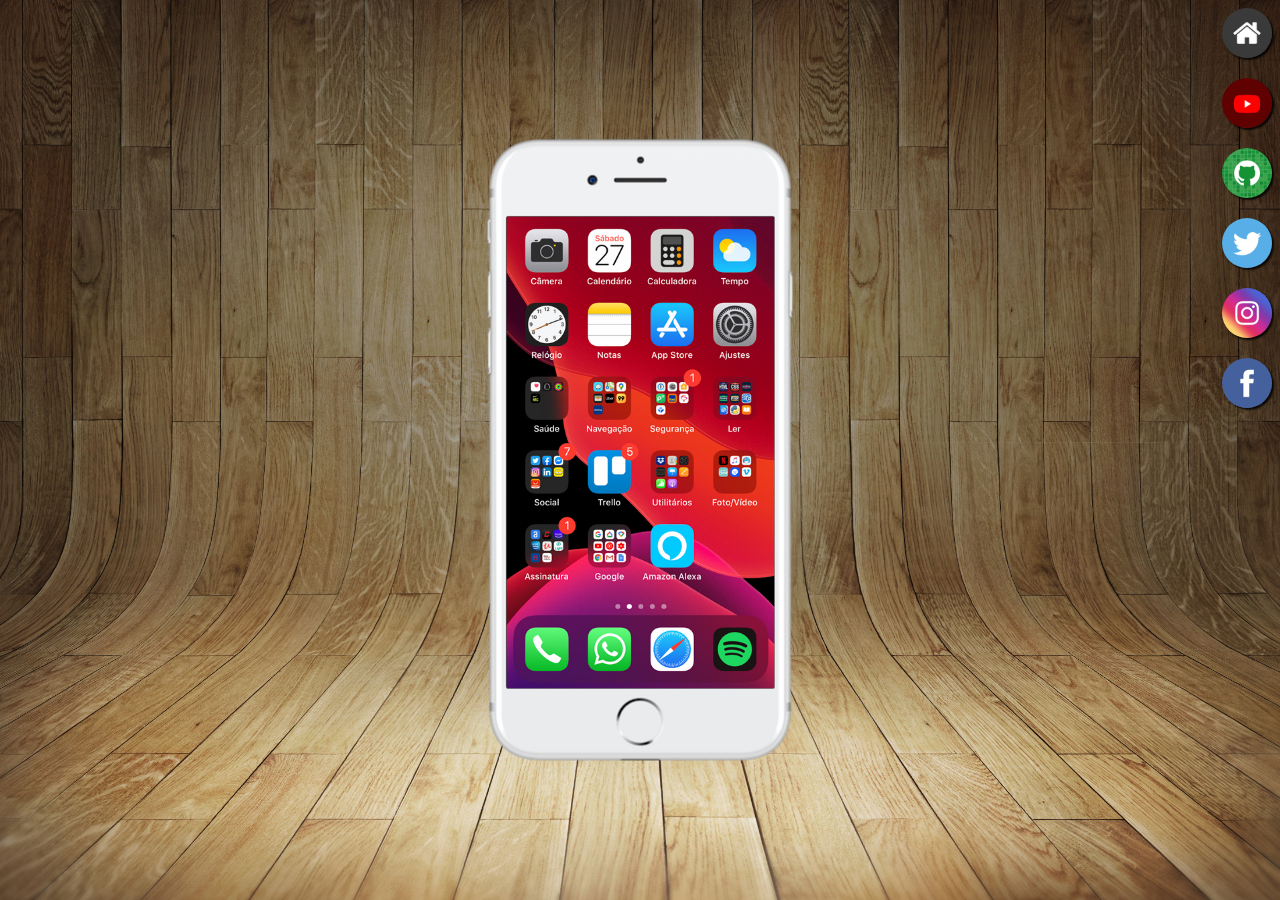
<file: index.html>
<!DOCTYPE html>
<html lang="pt-br">
<head>
    <meta charset="UTF-8">
    <meta name="viewport" content="width=device-width, initial-scale=1.0">
    <title> Projeto | Redes Sociais </title>
    <link rel="shortcut icon" href="imagens/favicon.ico" type="image/x-icon">
    <link rel="stylesheet" href="style.css">
</head>
<body>

    <main>
        <!-- Onde colocaremos o telefone no meio da tela -->
        <section id="telefone">
            <iframe src="home.html" name="tela" id=tela frameborder="0">
                Seu navegador não é compatível com isso
            </iframe>
        </section>

        <!-- Botoões que ficam no lado direito da tela com as redes sociais que iram a-->
        <section id="botoes">
            <a href="home.html" target="tela"><img src="imagens/logo-home.jpg" alt=""></a><br>
            <a href="youtube.html" target="tela"><img src="imagens/logo-youtube.jpg" alt=""></a><br>
            <a href="github.html" target="tela"><img src="imagens/logo-github.jpg" alt=""></a><br>
            <a href="twitter.html" target="tela"><img src="imagens/logo-twitter.jpg" alt=""></a><br>
            <a href="instagram.html" target="tela"><img src="imagens/logo-instagram.jpg" alt=""></a><br>
            <a href="facebook.html" target="tela"><img src="imagens/logo-facebook.jpg" alt=""></a><br>
        </section>
    </main>

</body>
</html>
</file>
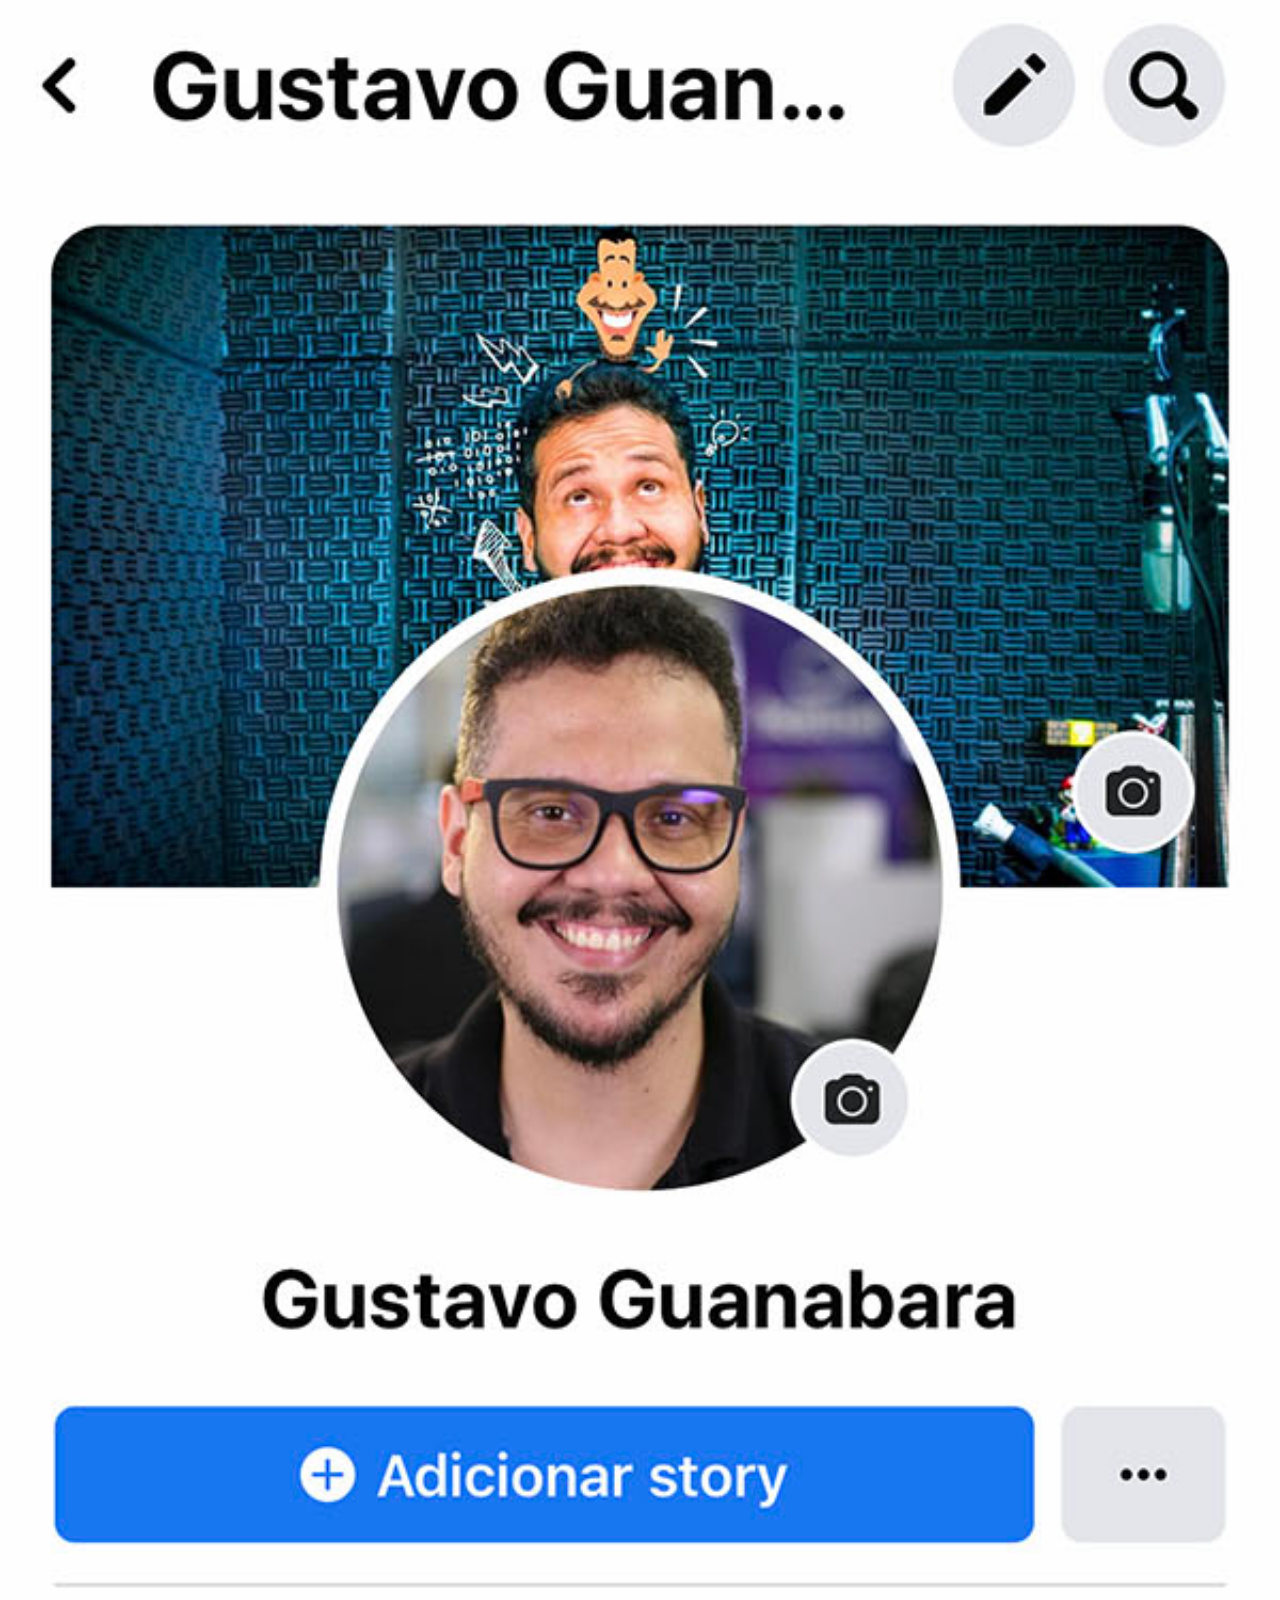
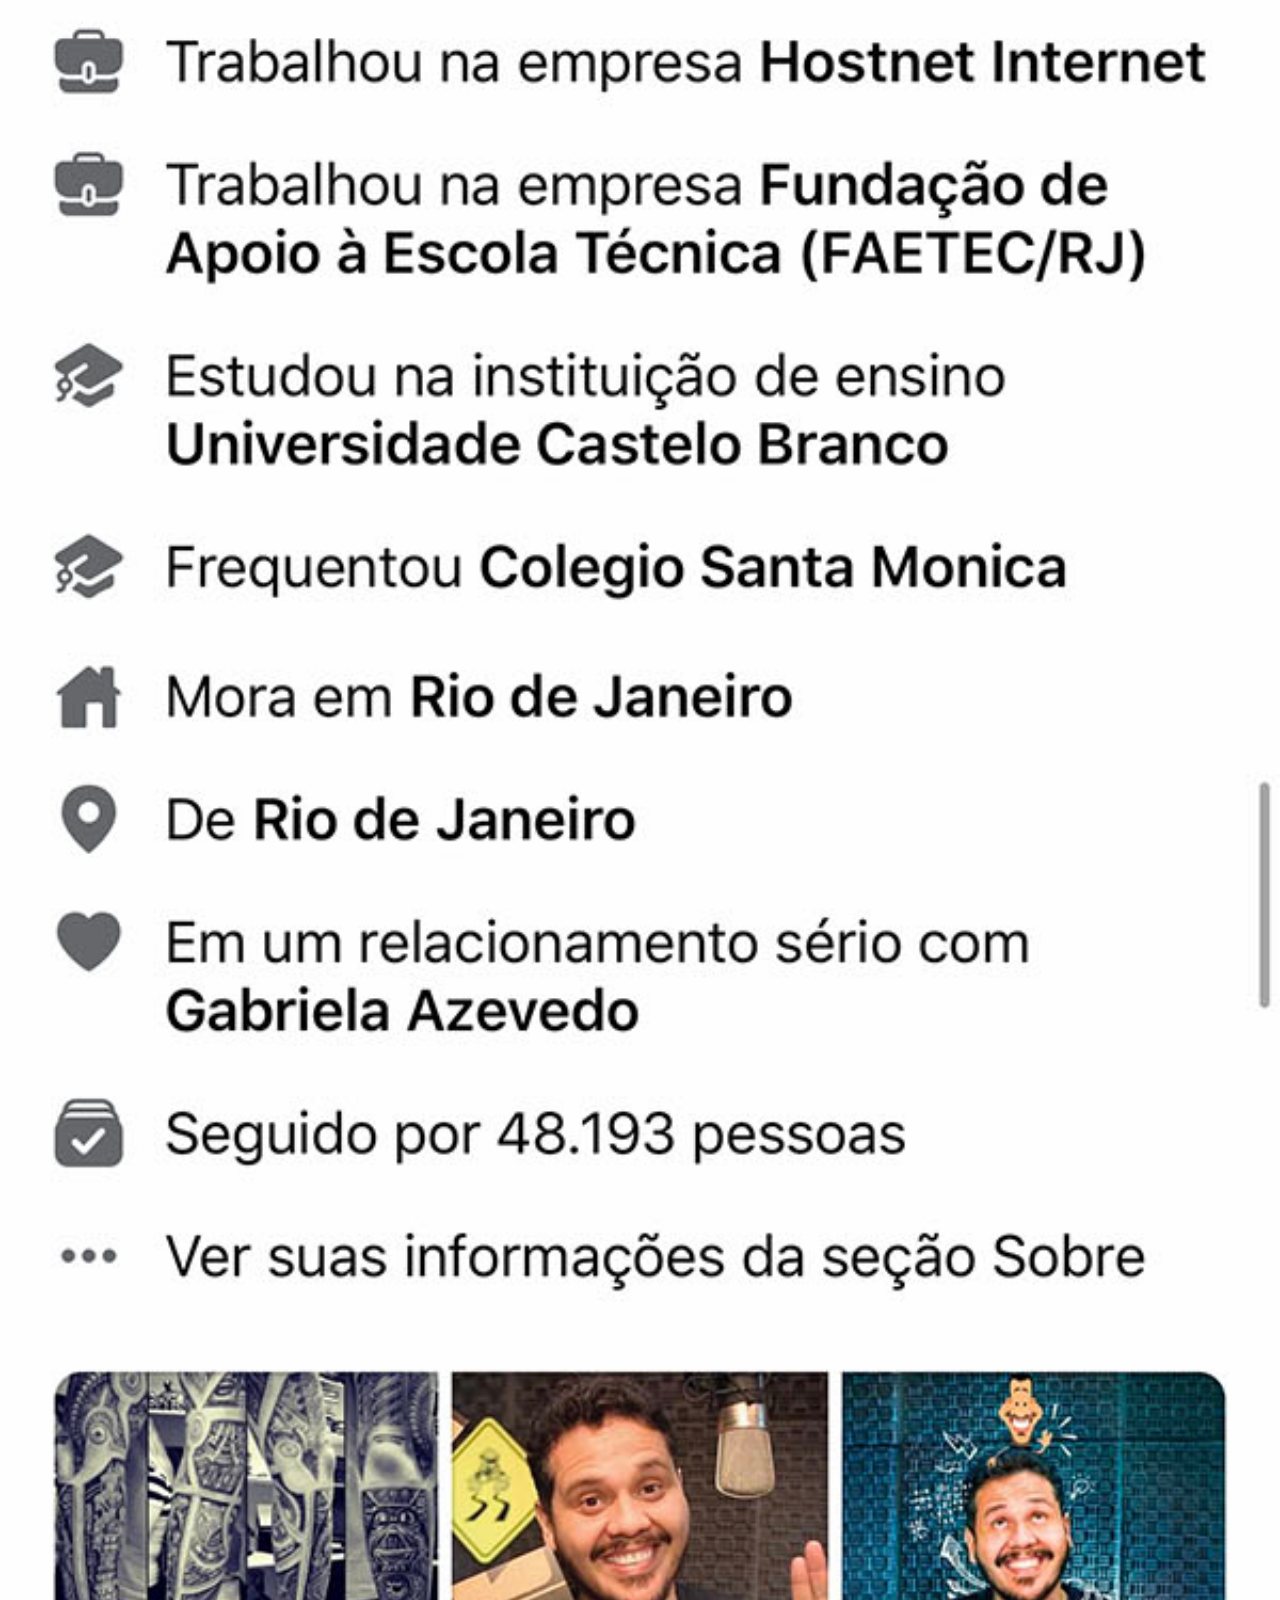
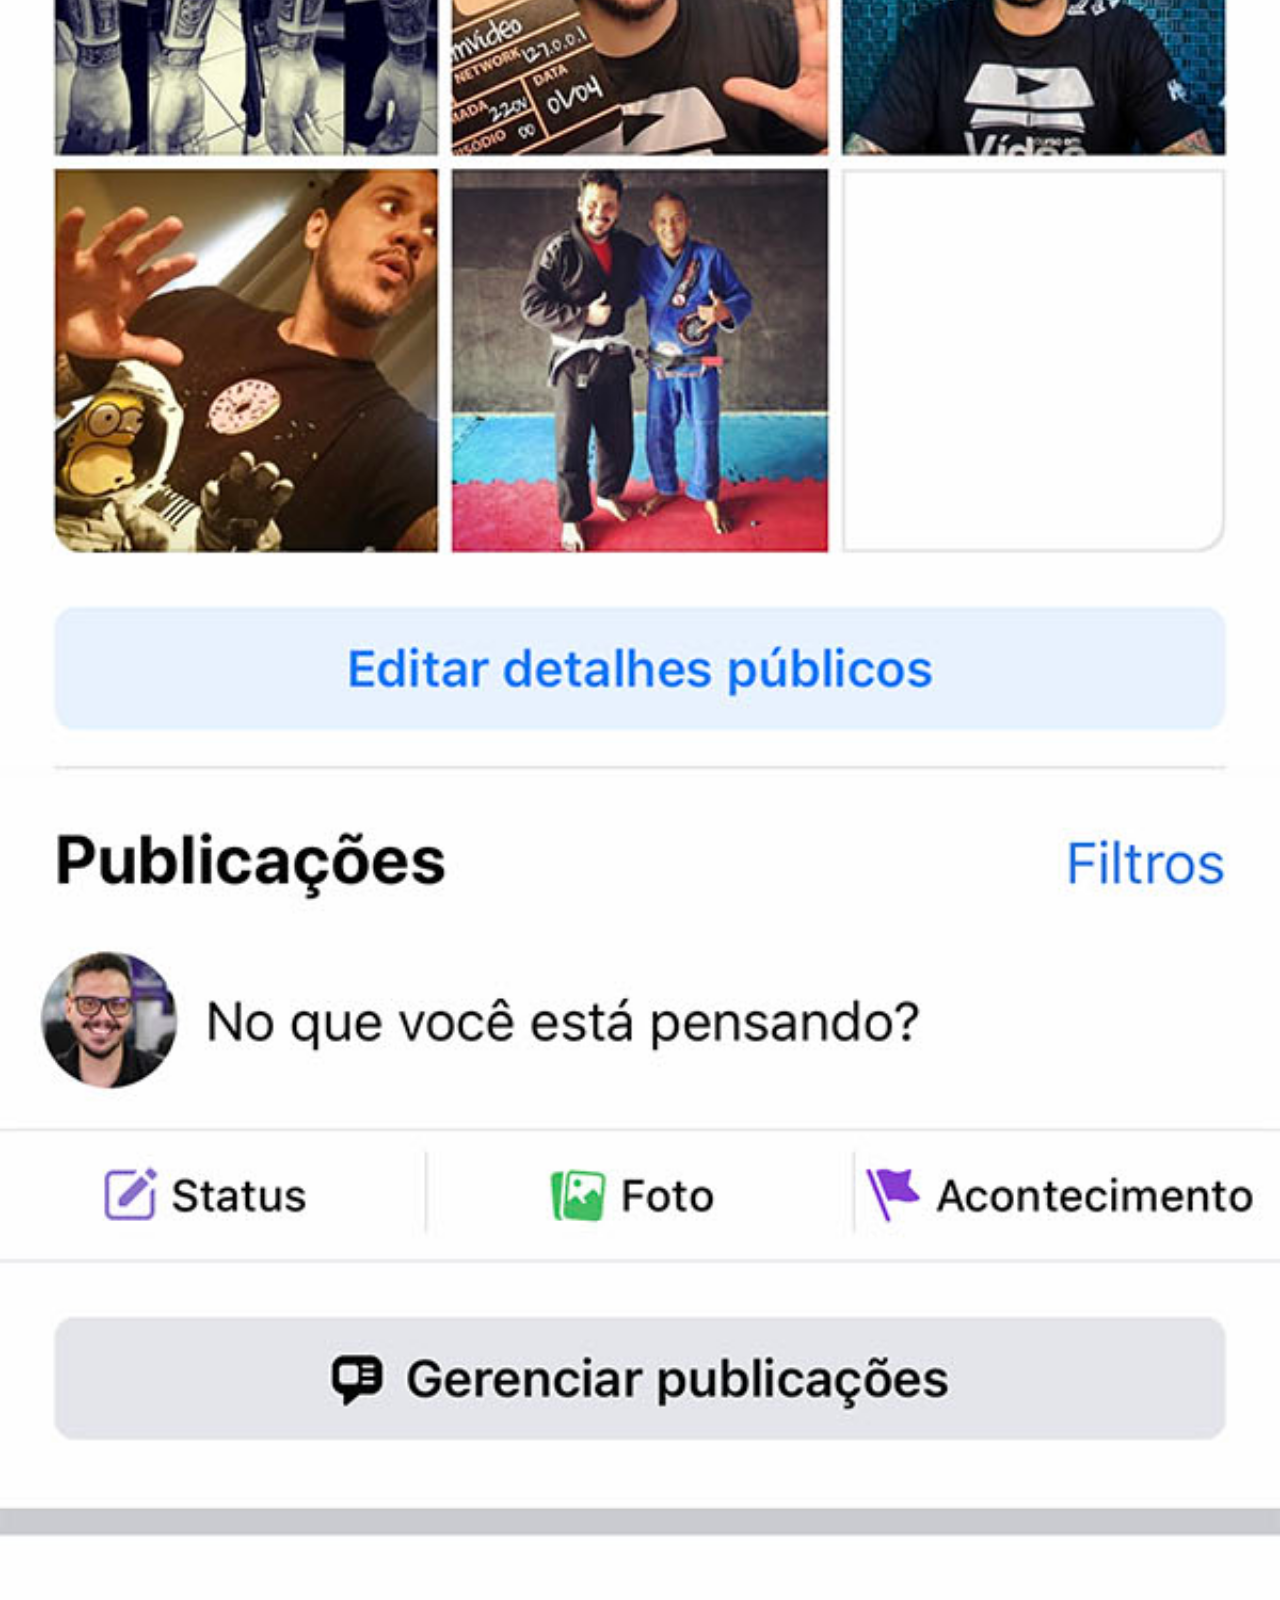
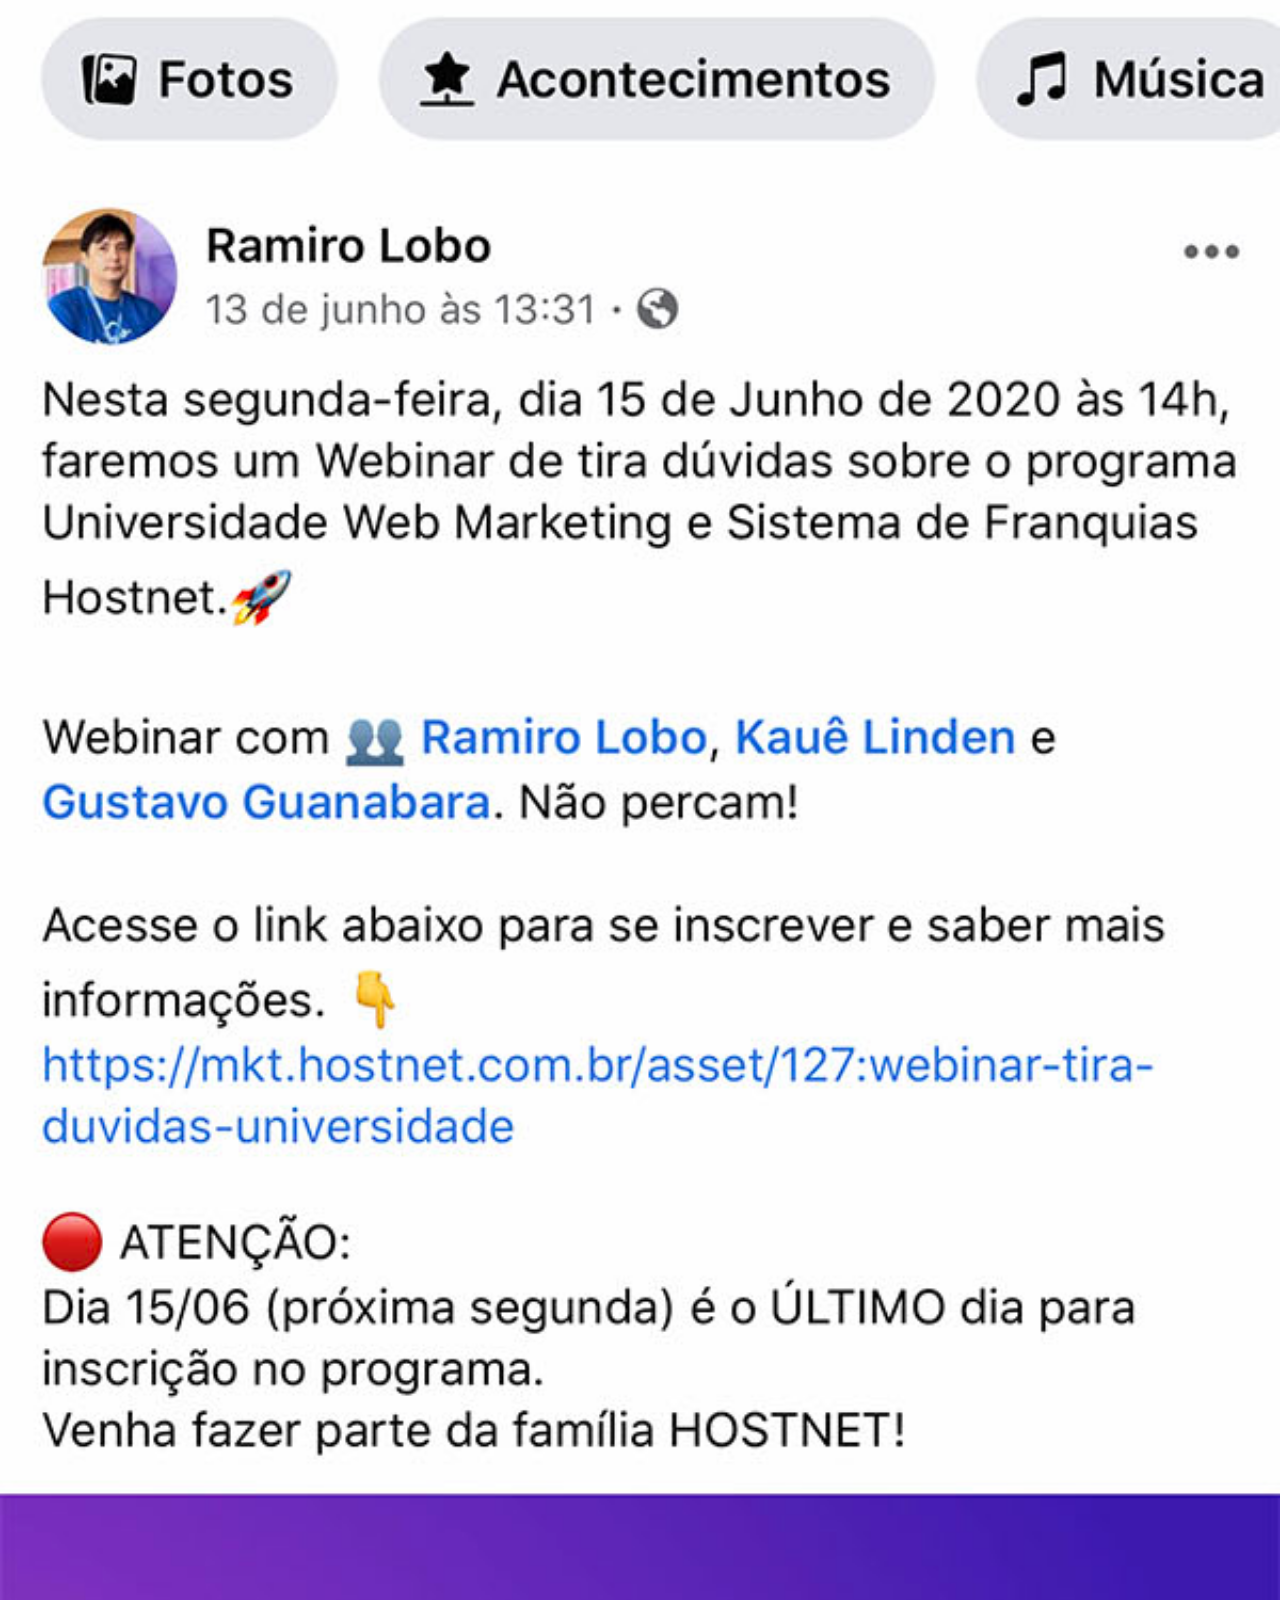
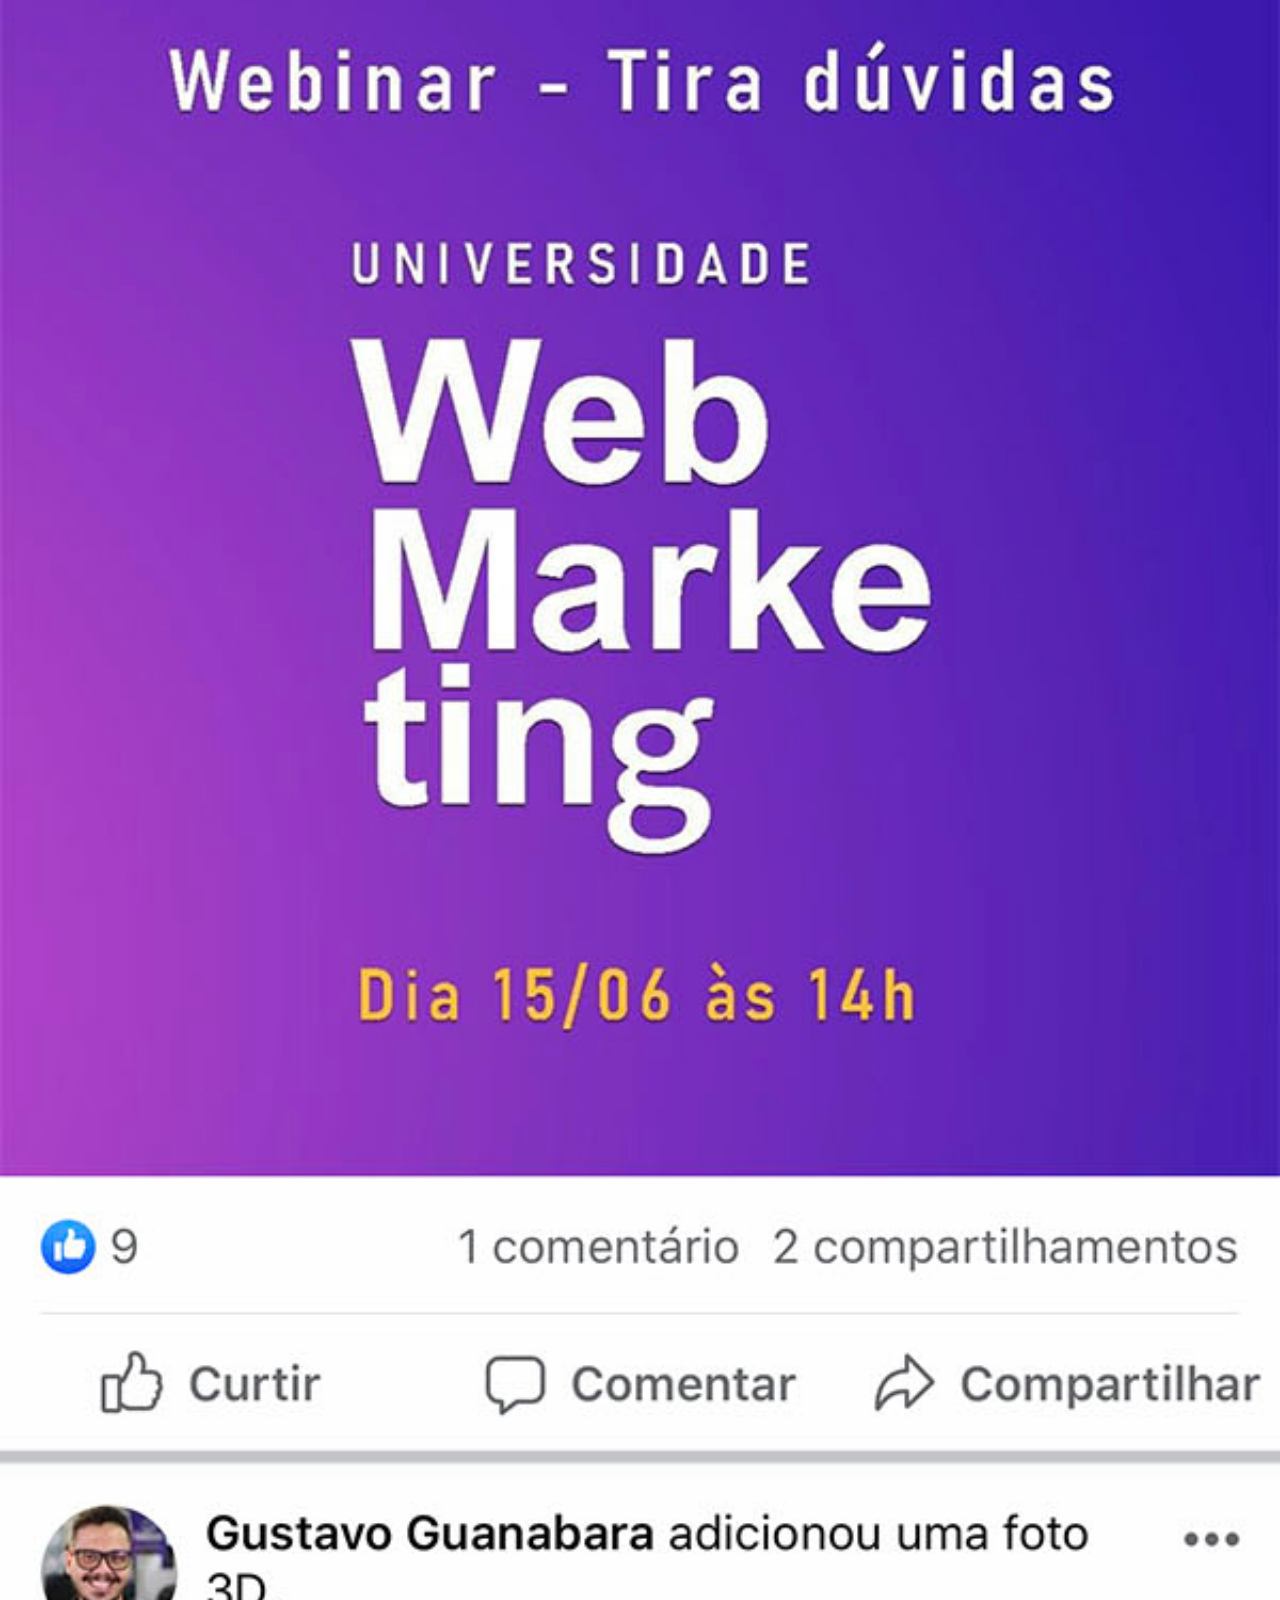
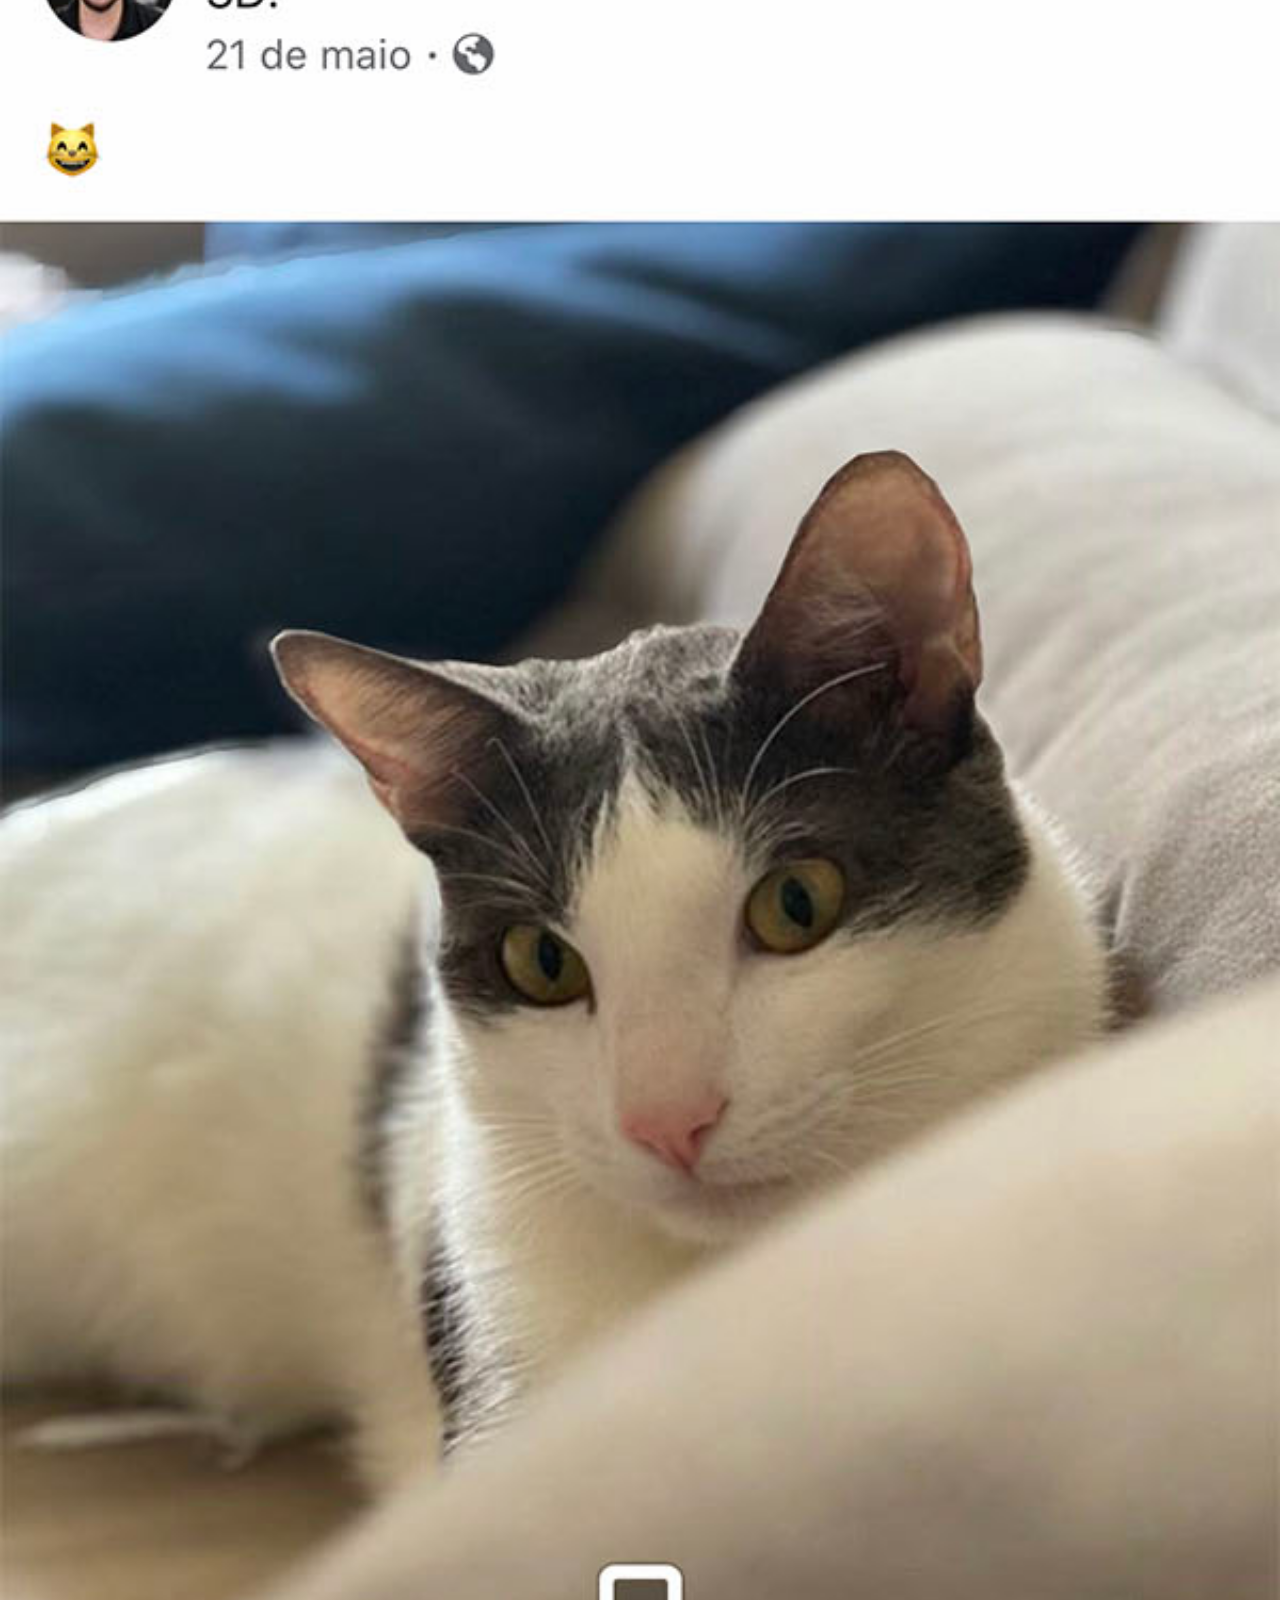
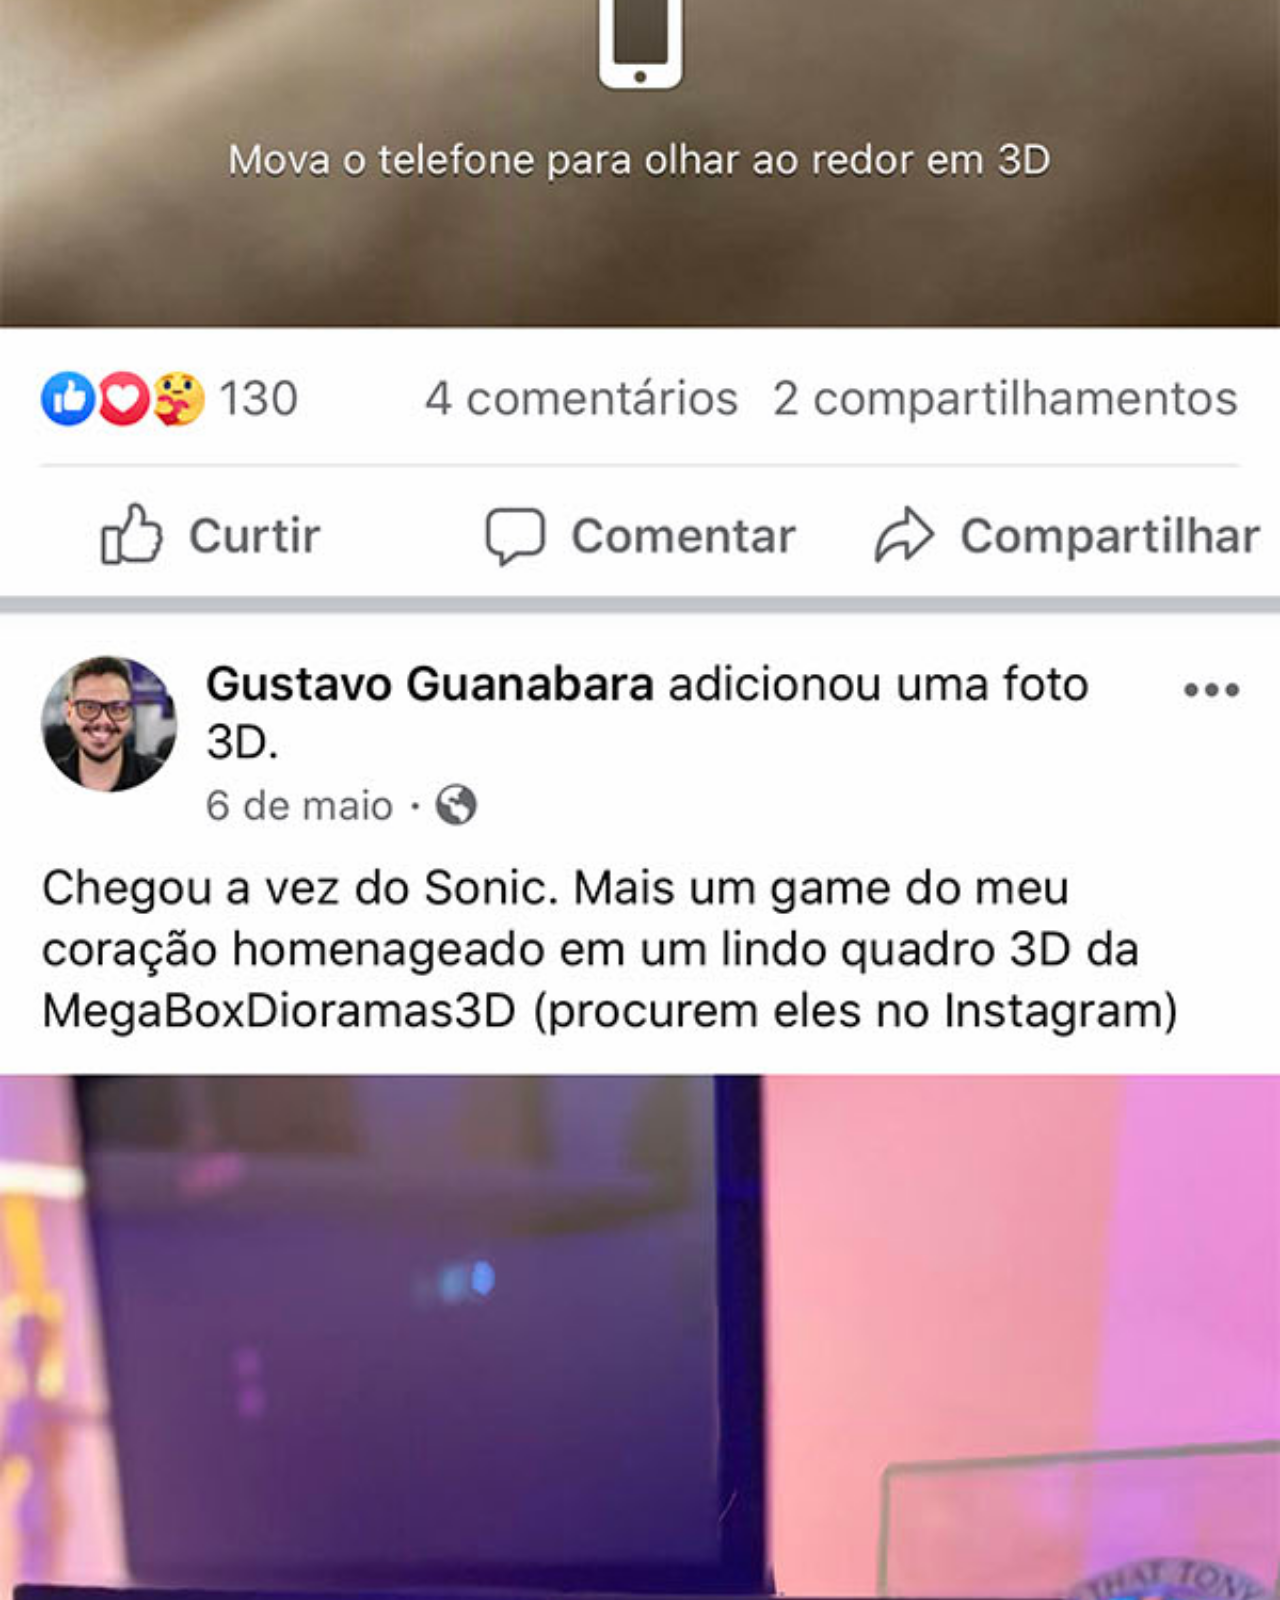
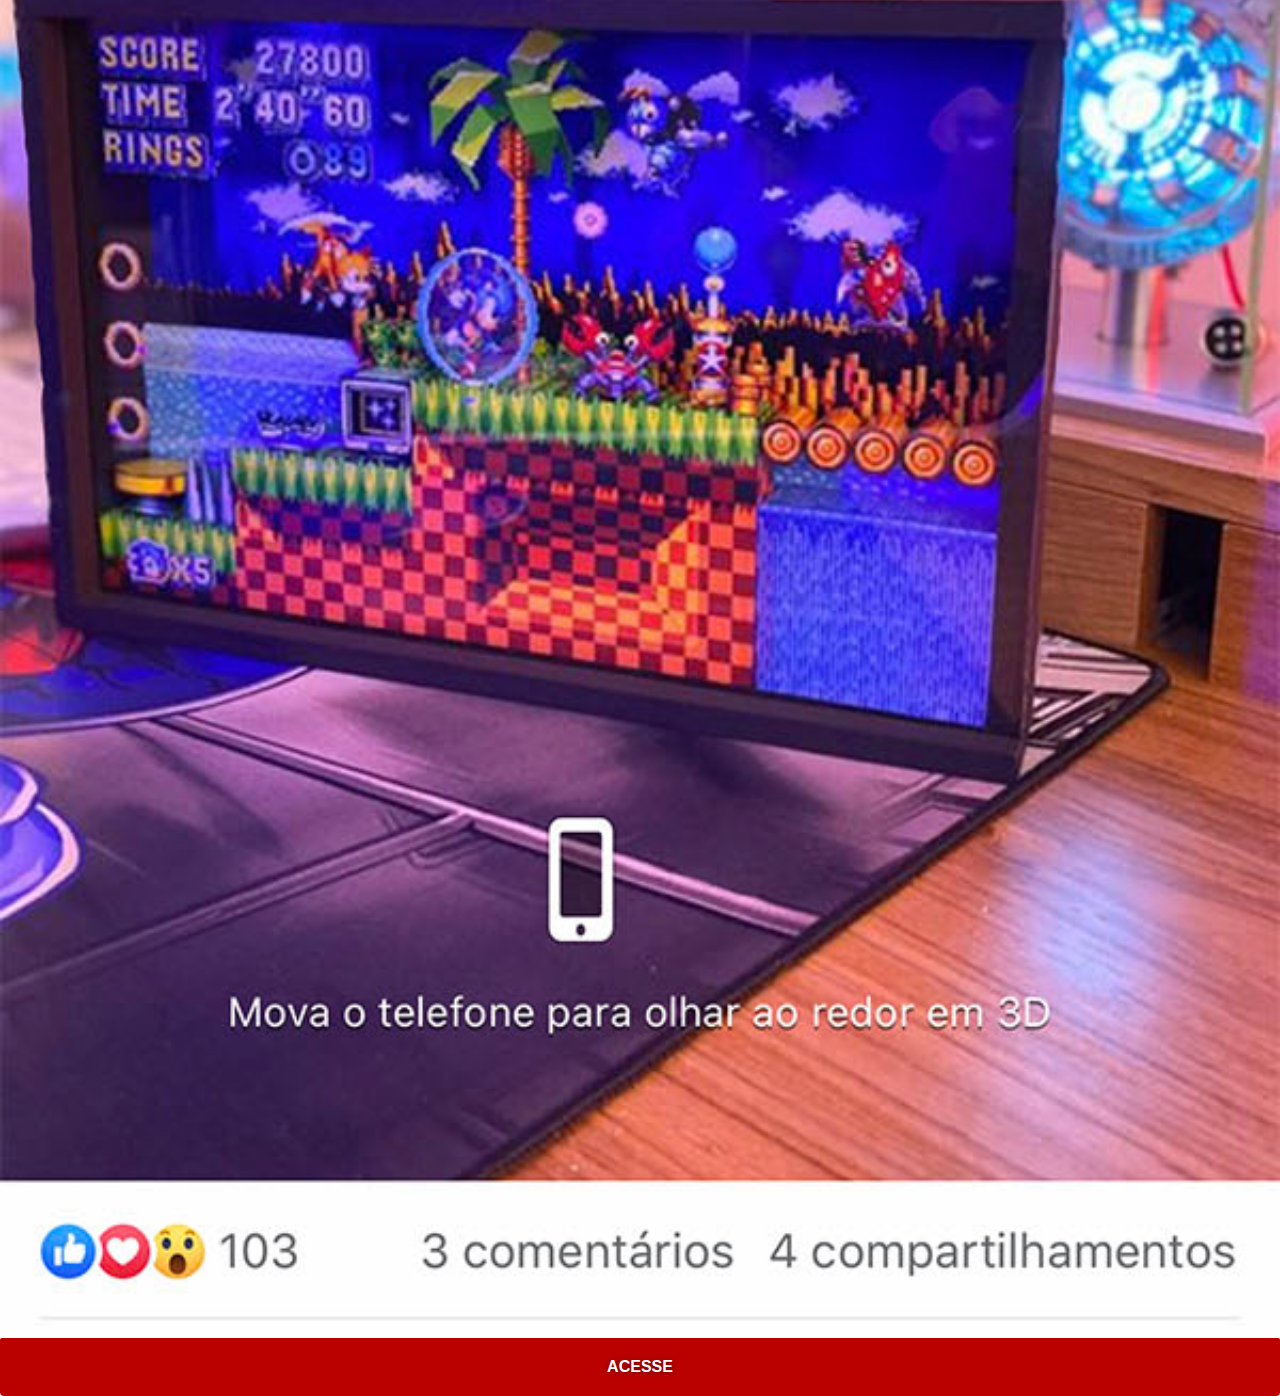
<file: facebook.html>
<!DOCTYPE html>
<html lang="pt-br">
<head>
    <meta charset="UTF-8">
    <meta name="viewport" content="width=device-width, initial-scale=1.0">
    <title>Document</title>
    <link rel="stylesheet" href="social.css">
</head>
<body>
    <img src="imagens/tela-facebook.jpg" alt="">
    <a href="https://www.youtube.com/user/cursoemvideo/playlists" target="_blank">ACESSE</a>
</body>
</html>
</file>
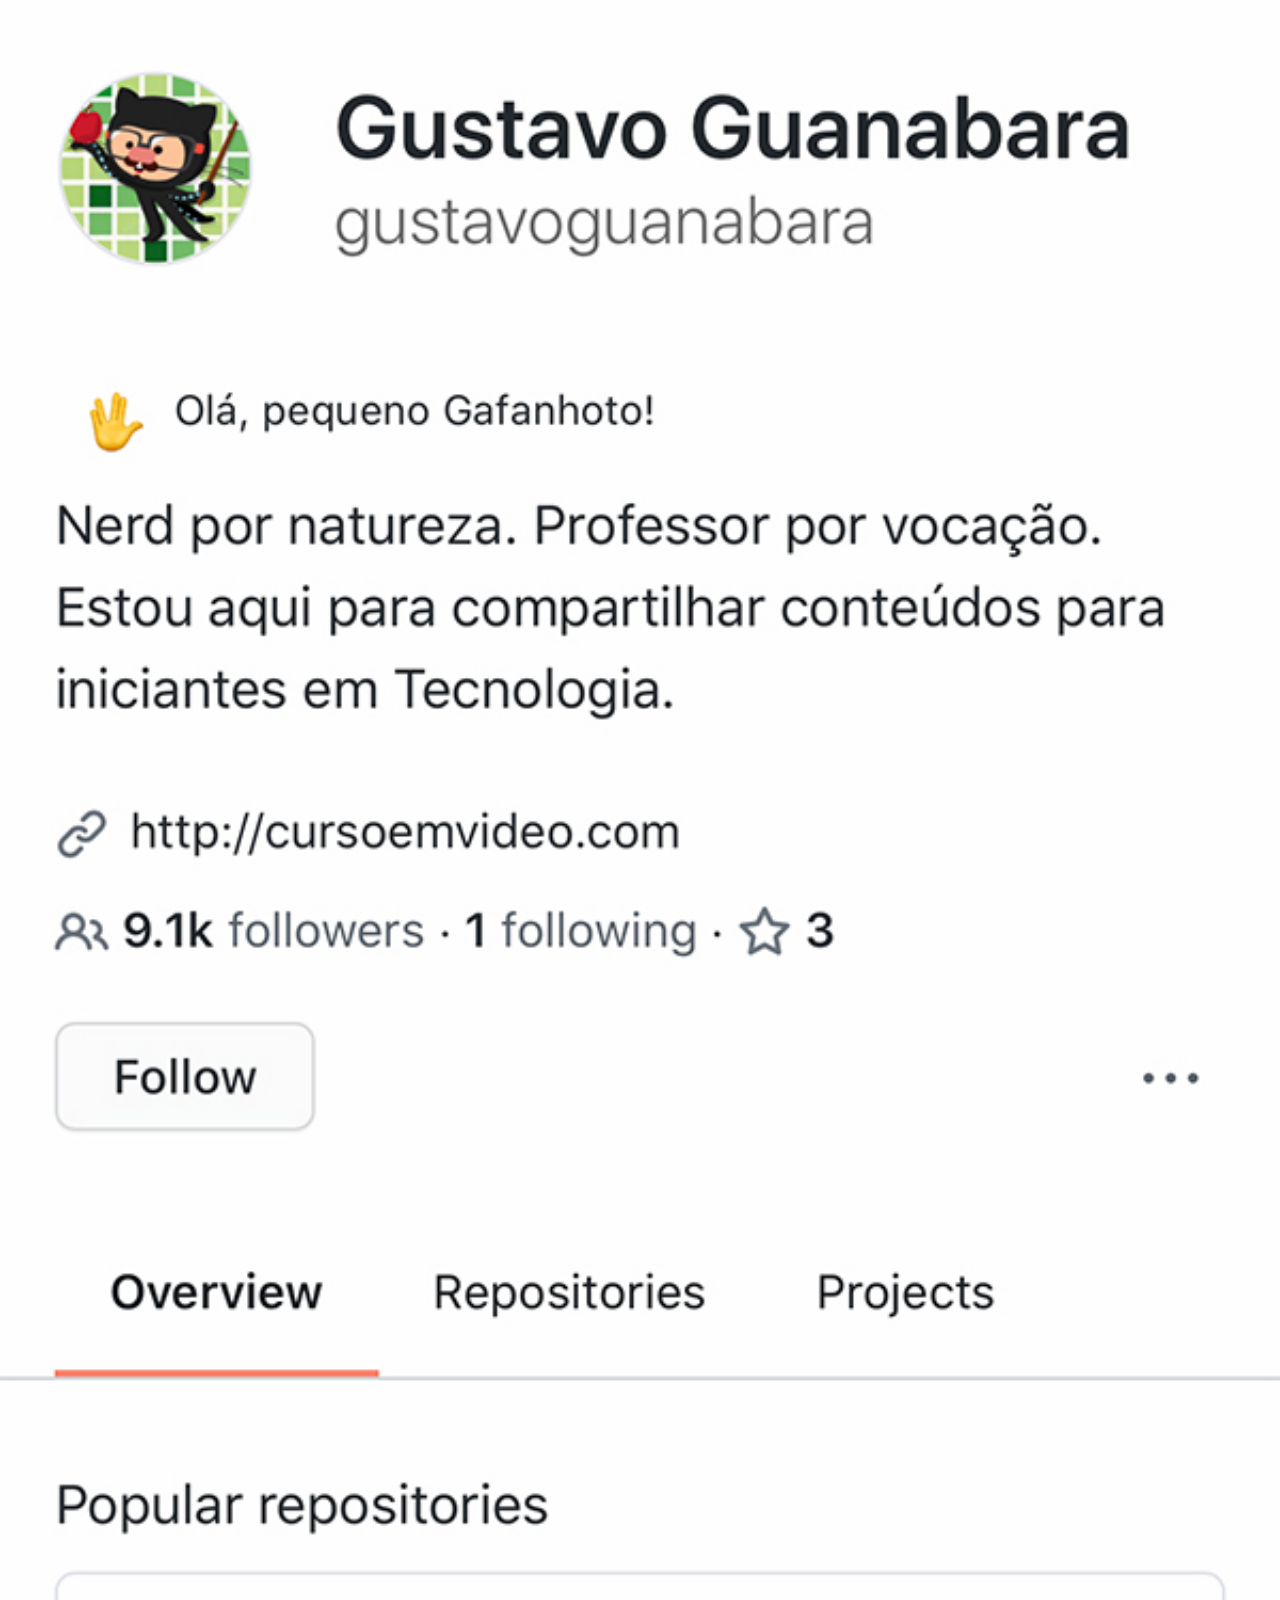
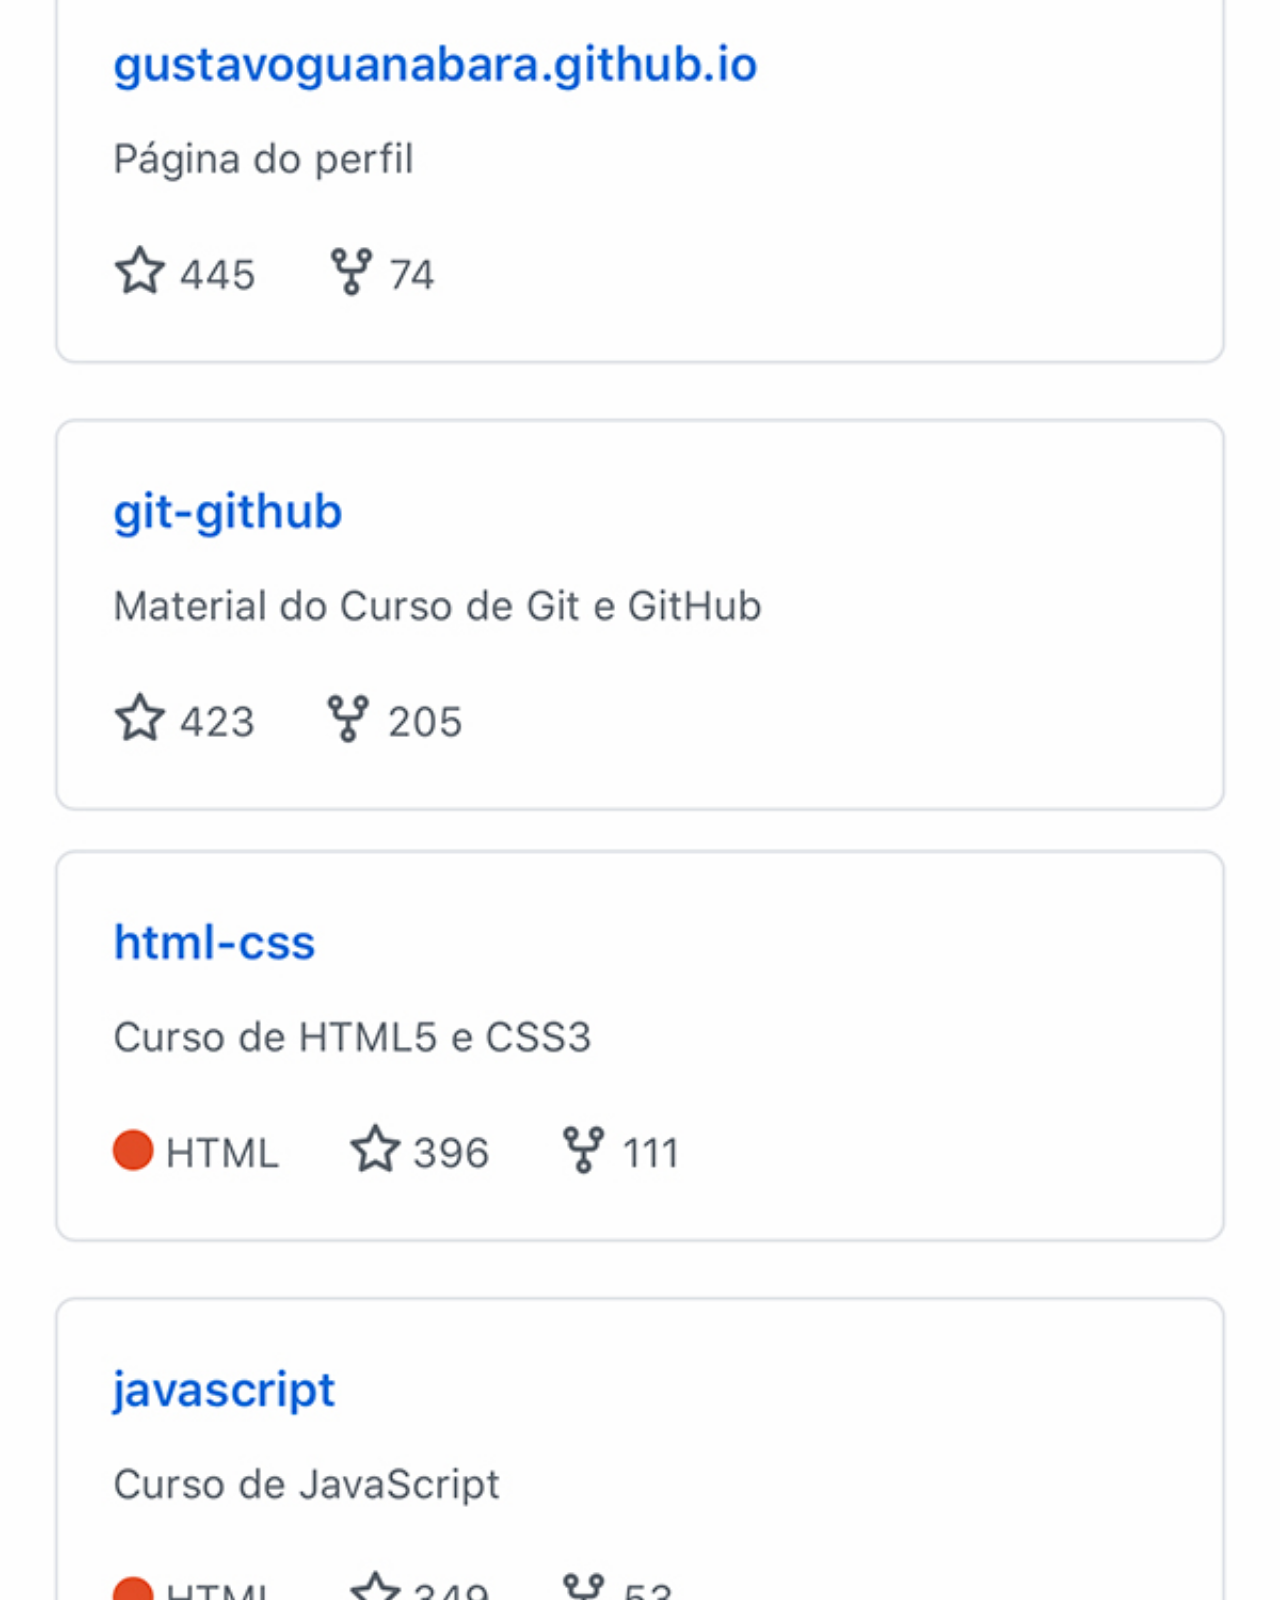
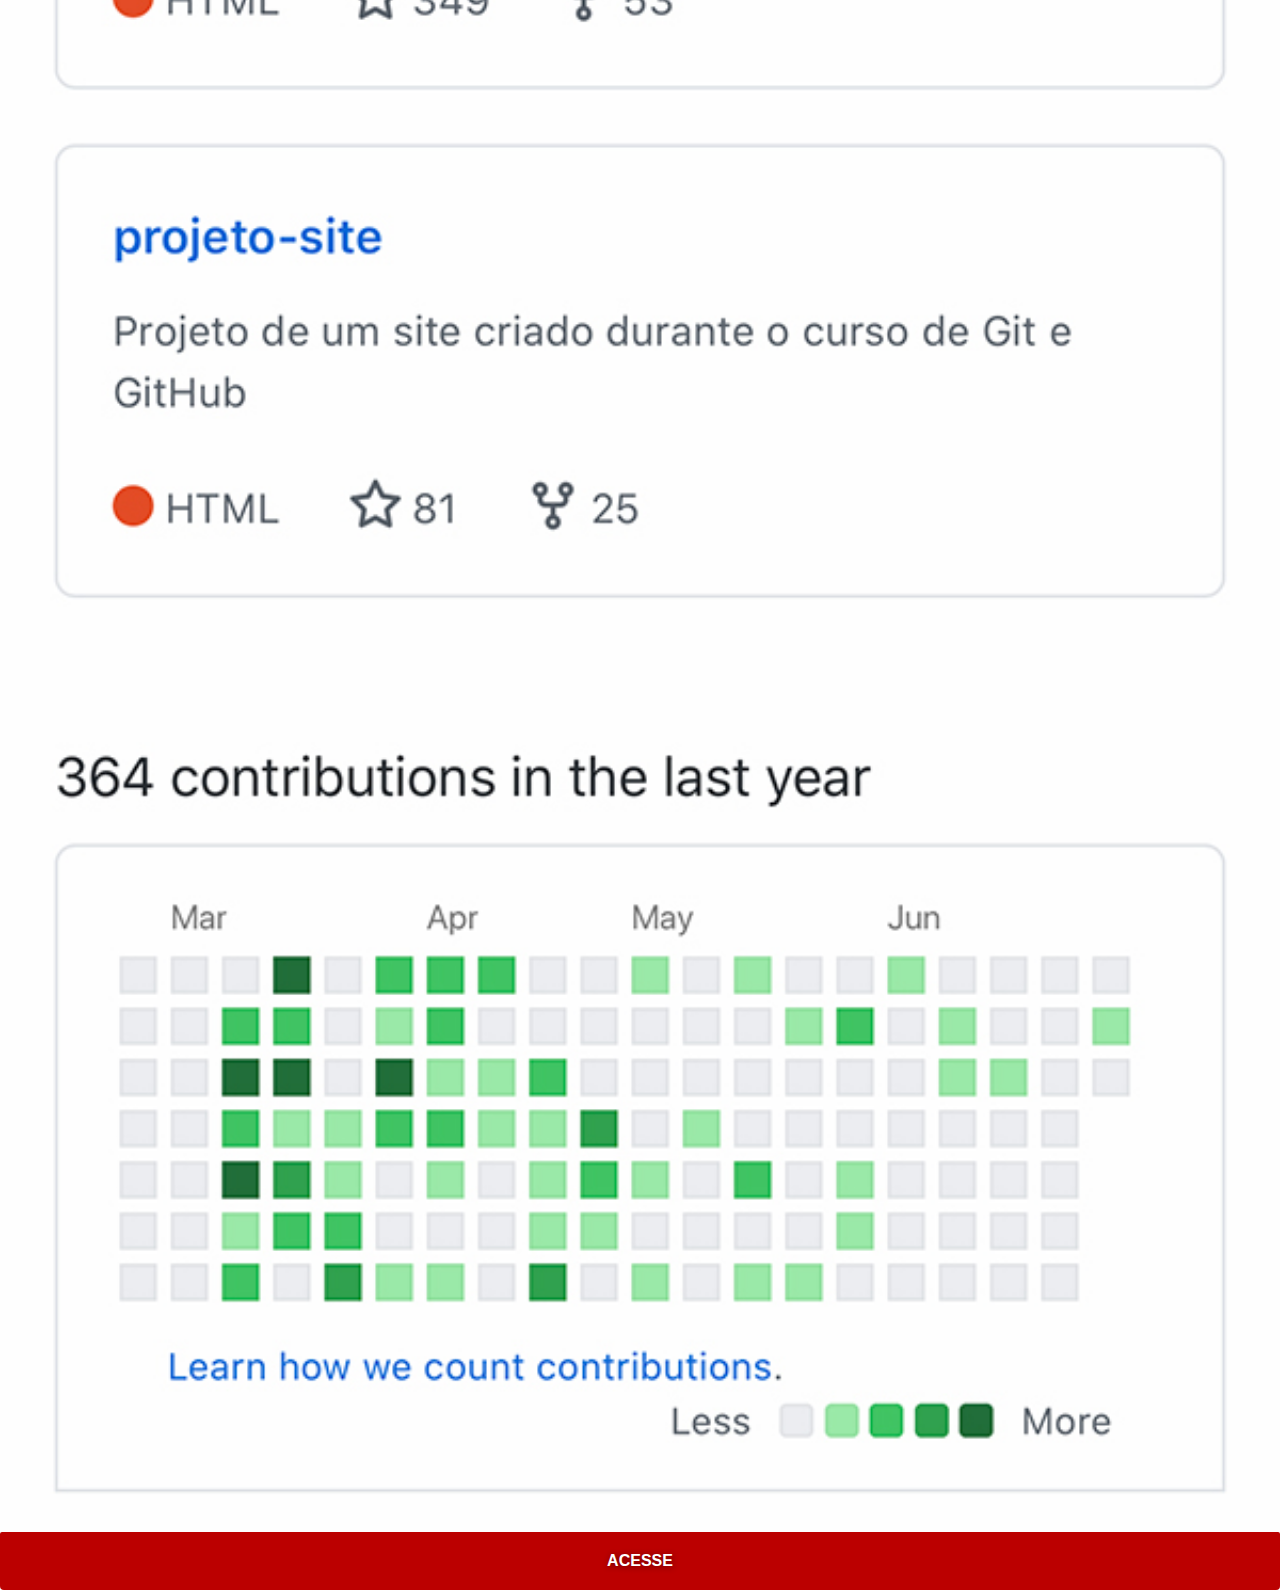
<file: github.html>
<!DOCTYPE html>
<html lang="pt-br">
<head>
    <meta charset="UTF-8">
    <meta name="viewport" content="width=device-width, initial-scale=1.0">
    <title>Document</title>
    <link rel="stylesheet" href="social.css">
</head>
<body>
    <img src="imagens/tela-github.jpg" alt="">
    <a href="https://www.youtube.com/user/cursoemvideo/playlists" target="_blank">ACESSE</a>
</body>
</html>
</file>
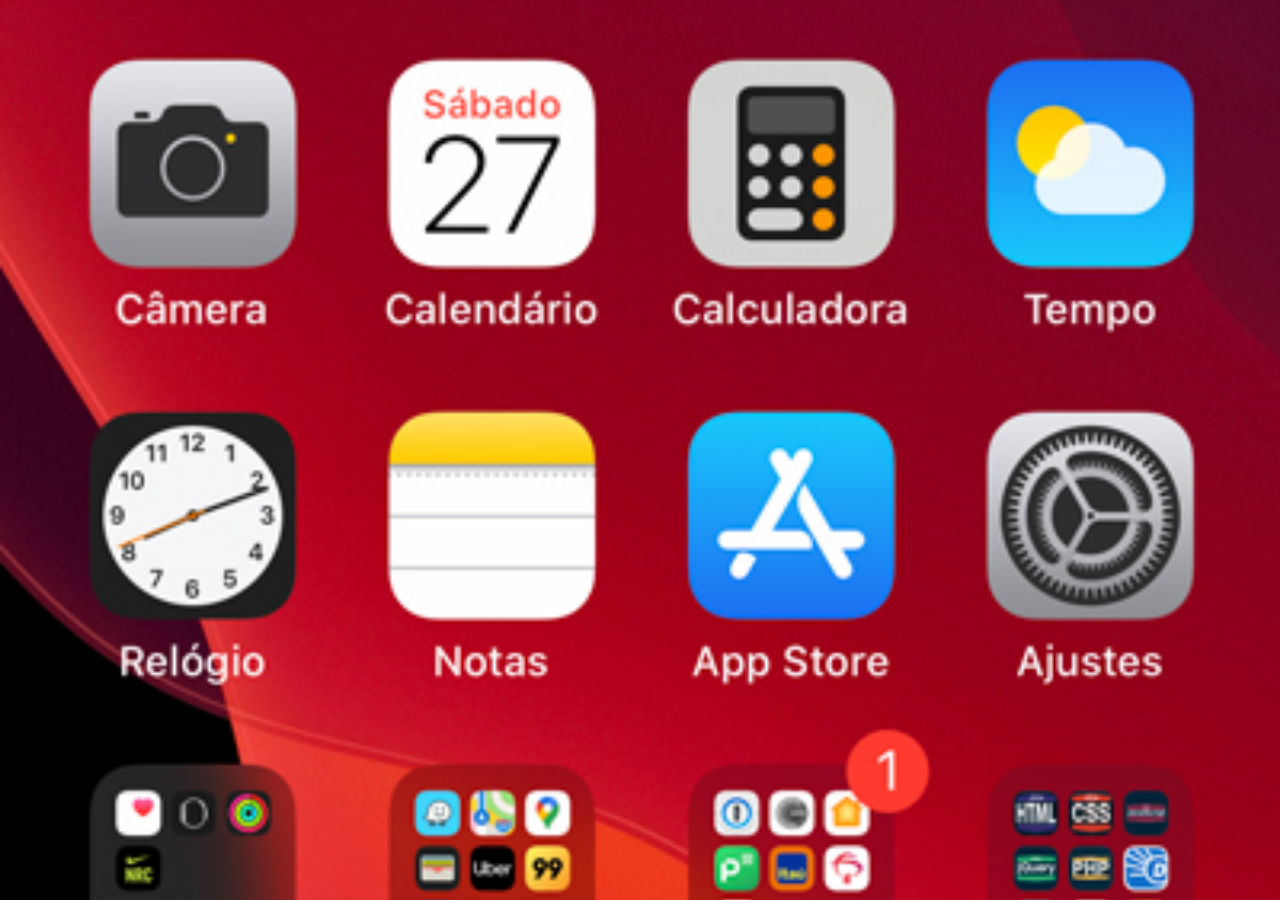
<file: home.html>
<!DOCTYPE html>
<html lang="pt-br">
<head>
    <meta charset="UTF-8">
    <meta name="viewport" content="width=device-width, initial-scale=1.0">
    <title>Página Inicial</title>
    <style>
        * {
            margin: 0px;
            padding: 0px;
        }

        body {
            width: 100vw;
            height: 100vh;
            background: black url(imagens/tela-home.jpg) no-repeat top center;
            background-size: cover;
        }
    </style>
</head>
<body>
    
</body>
</html>
</file>
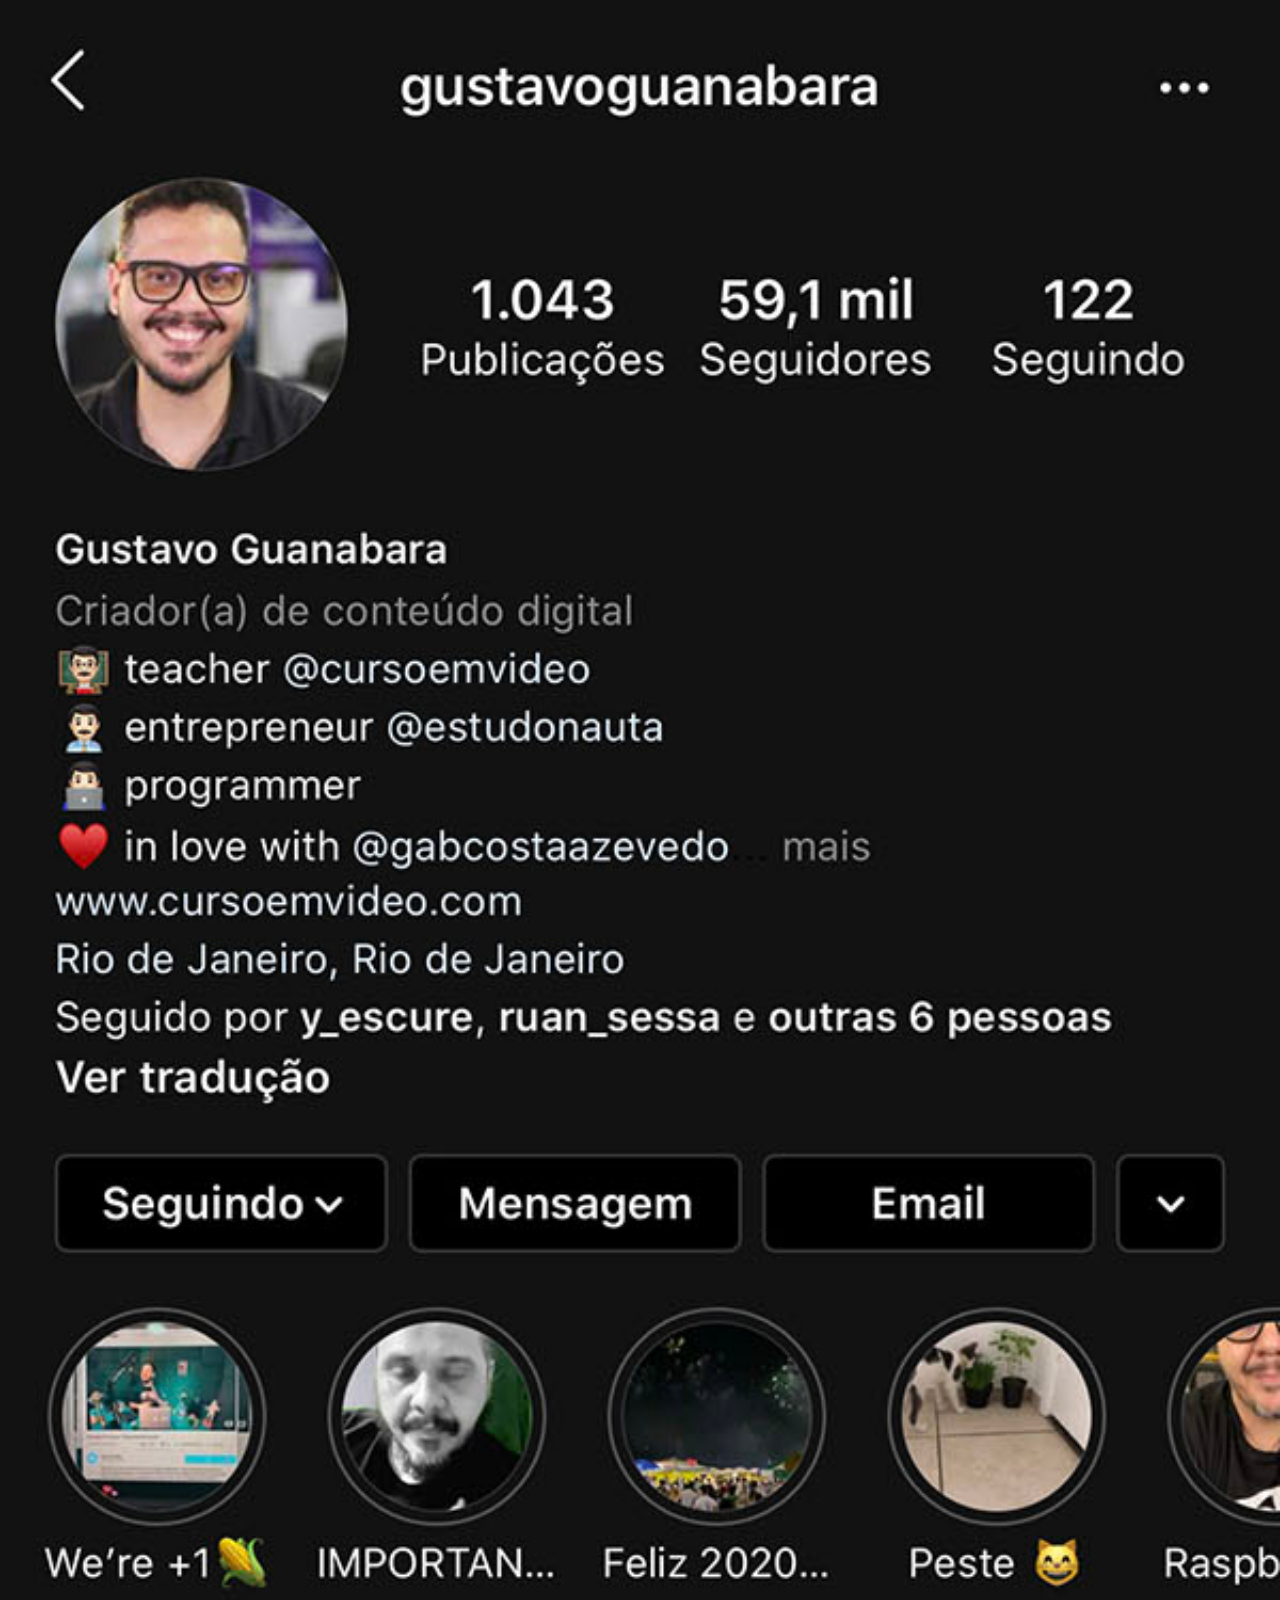
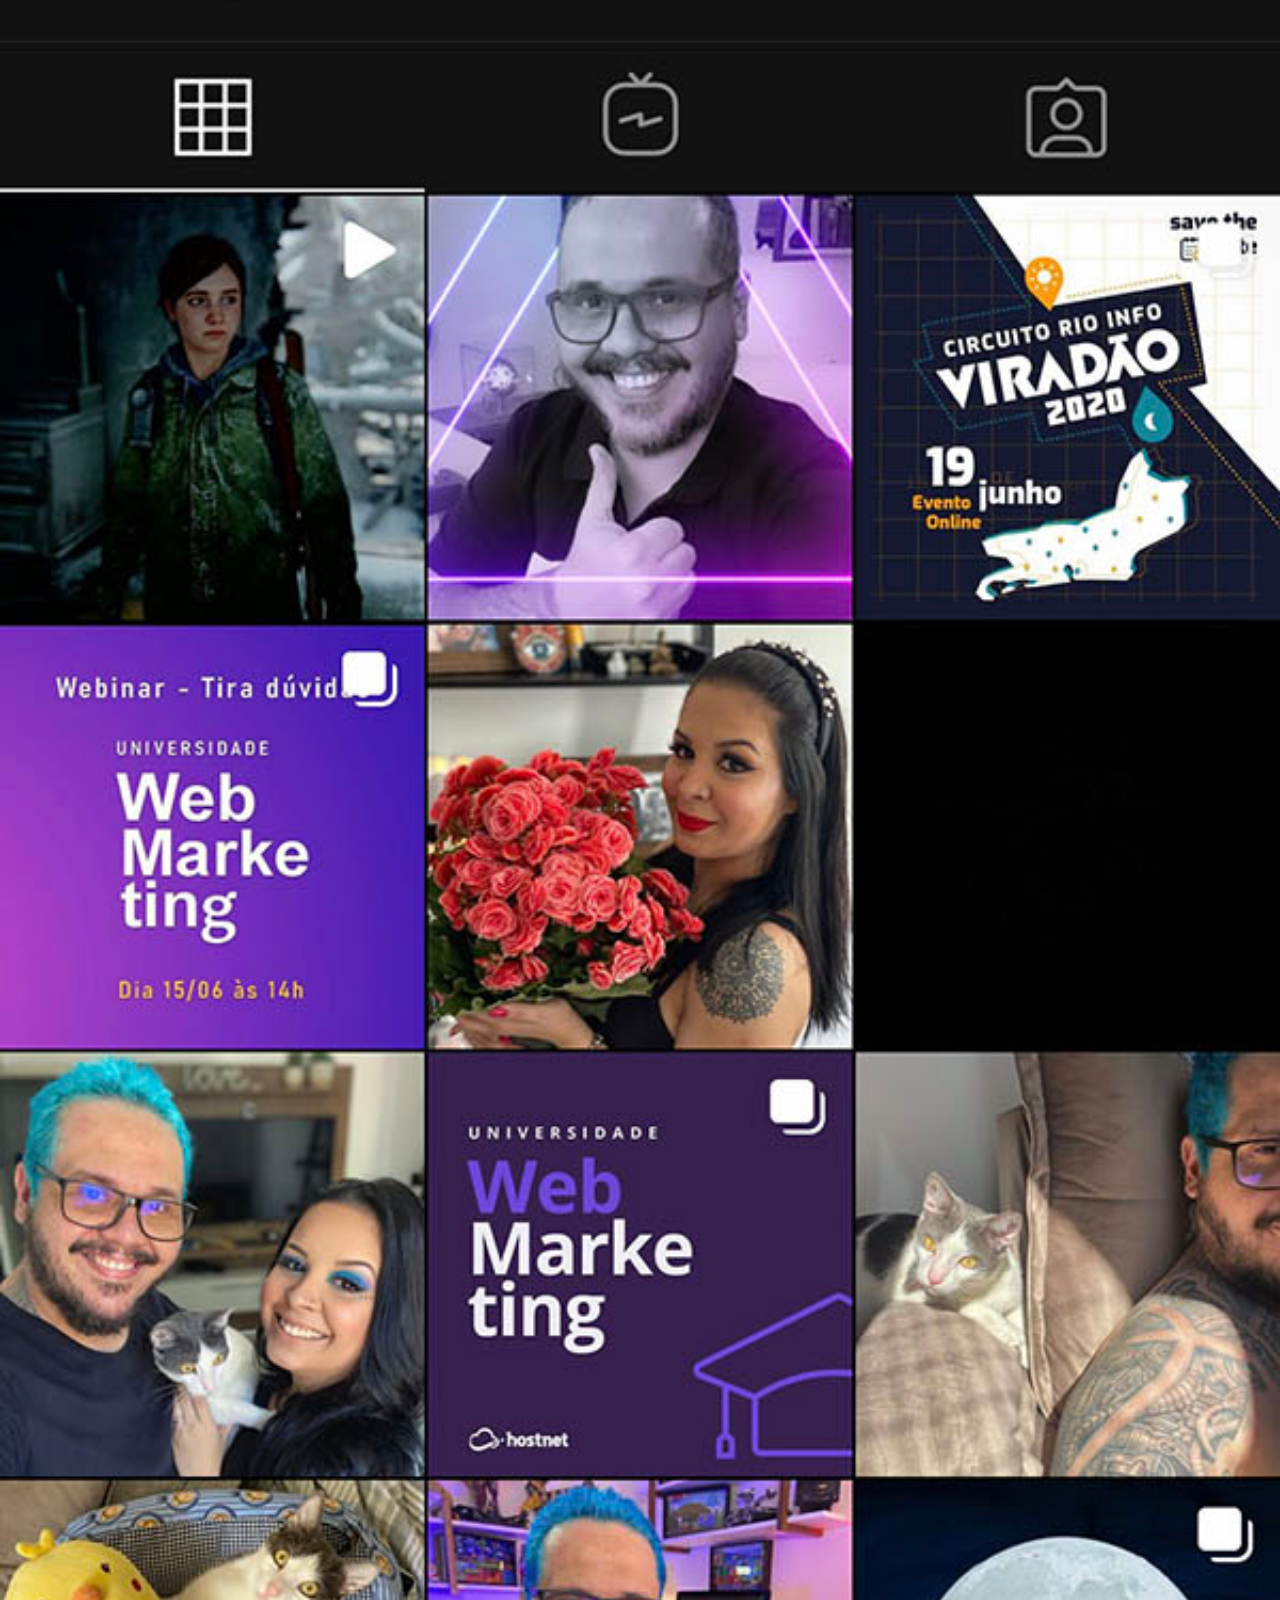
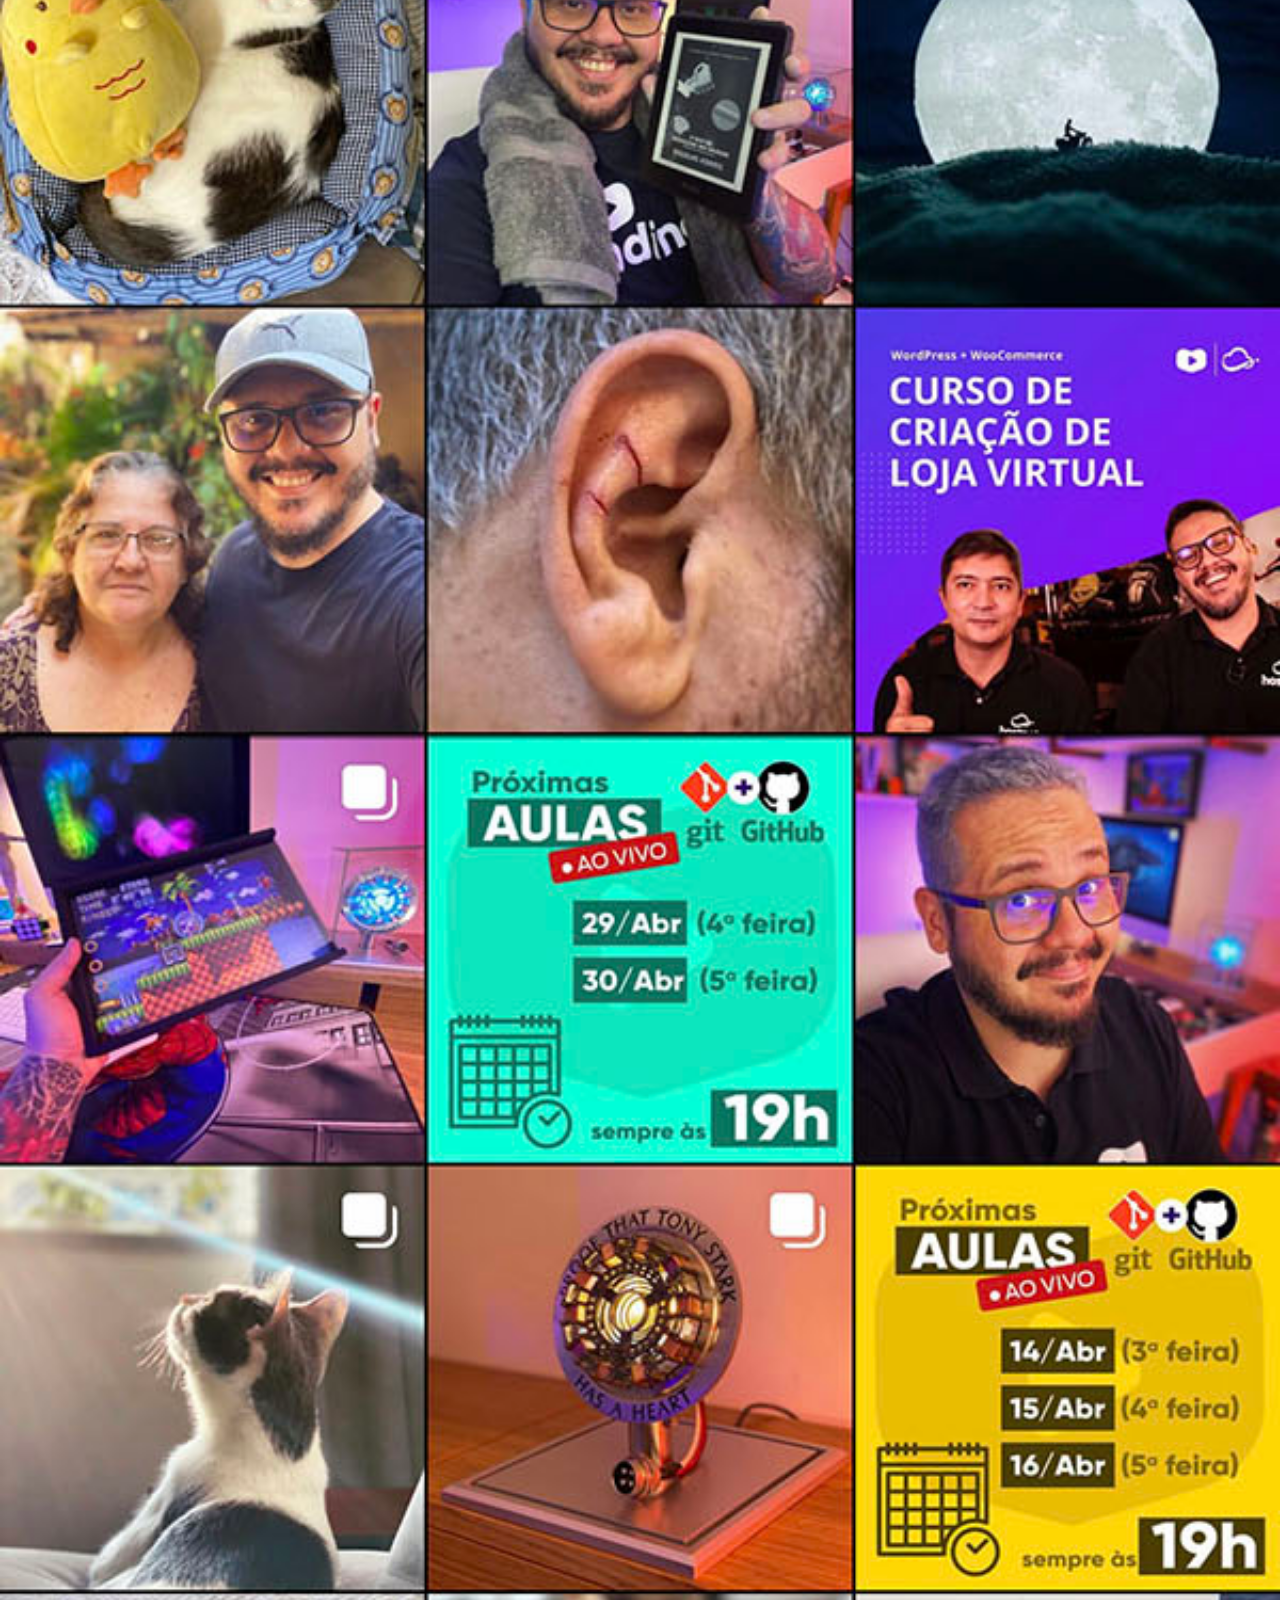
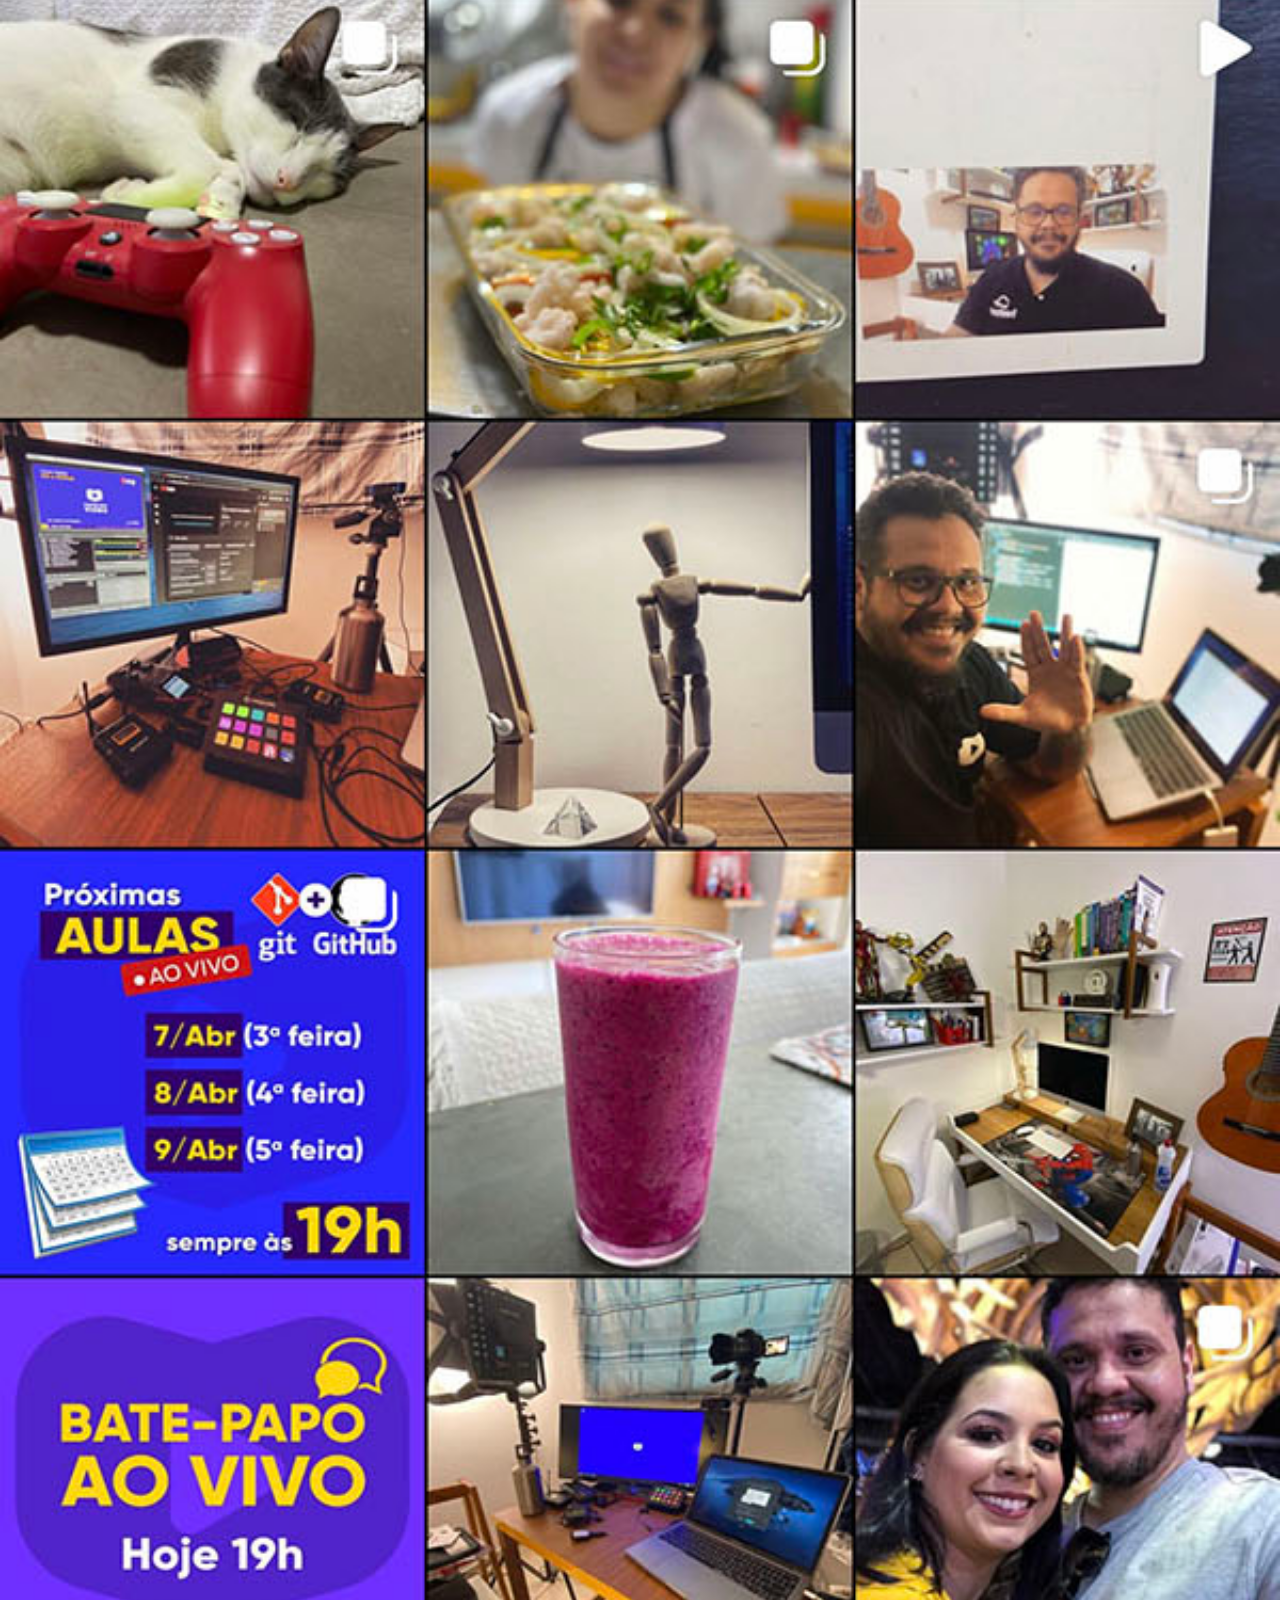
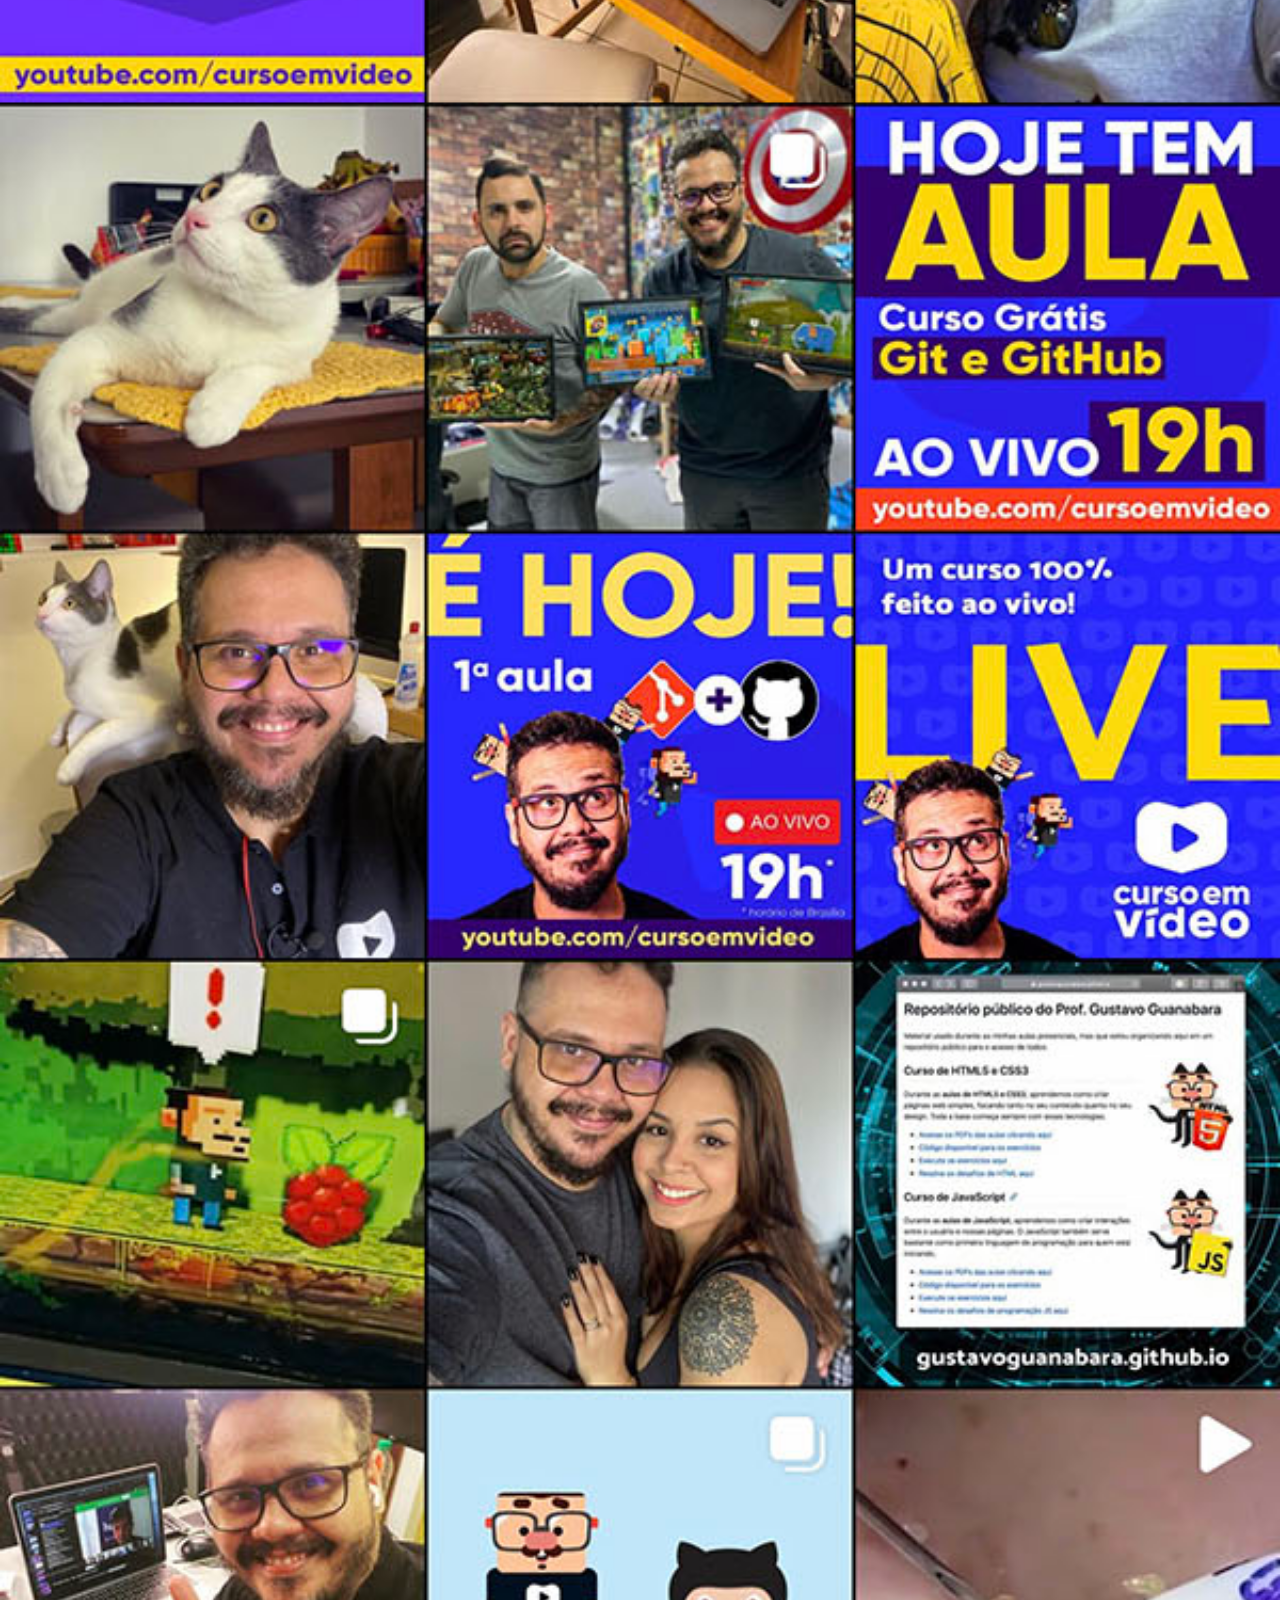
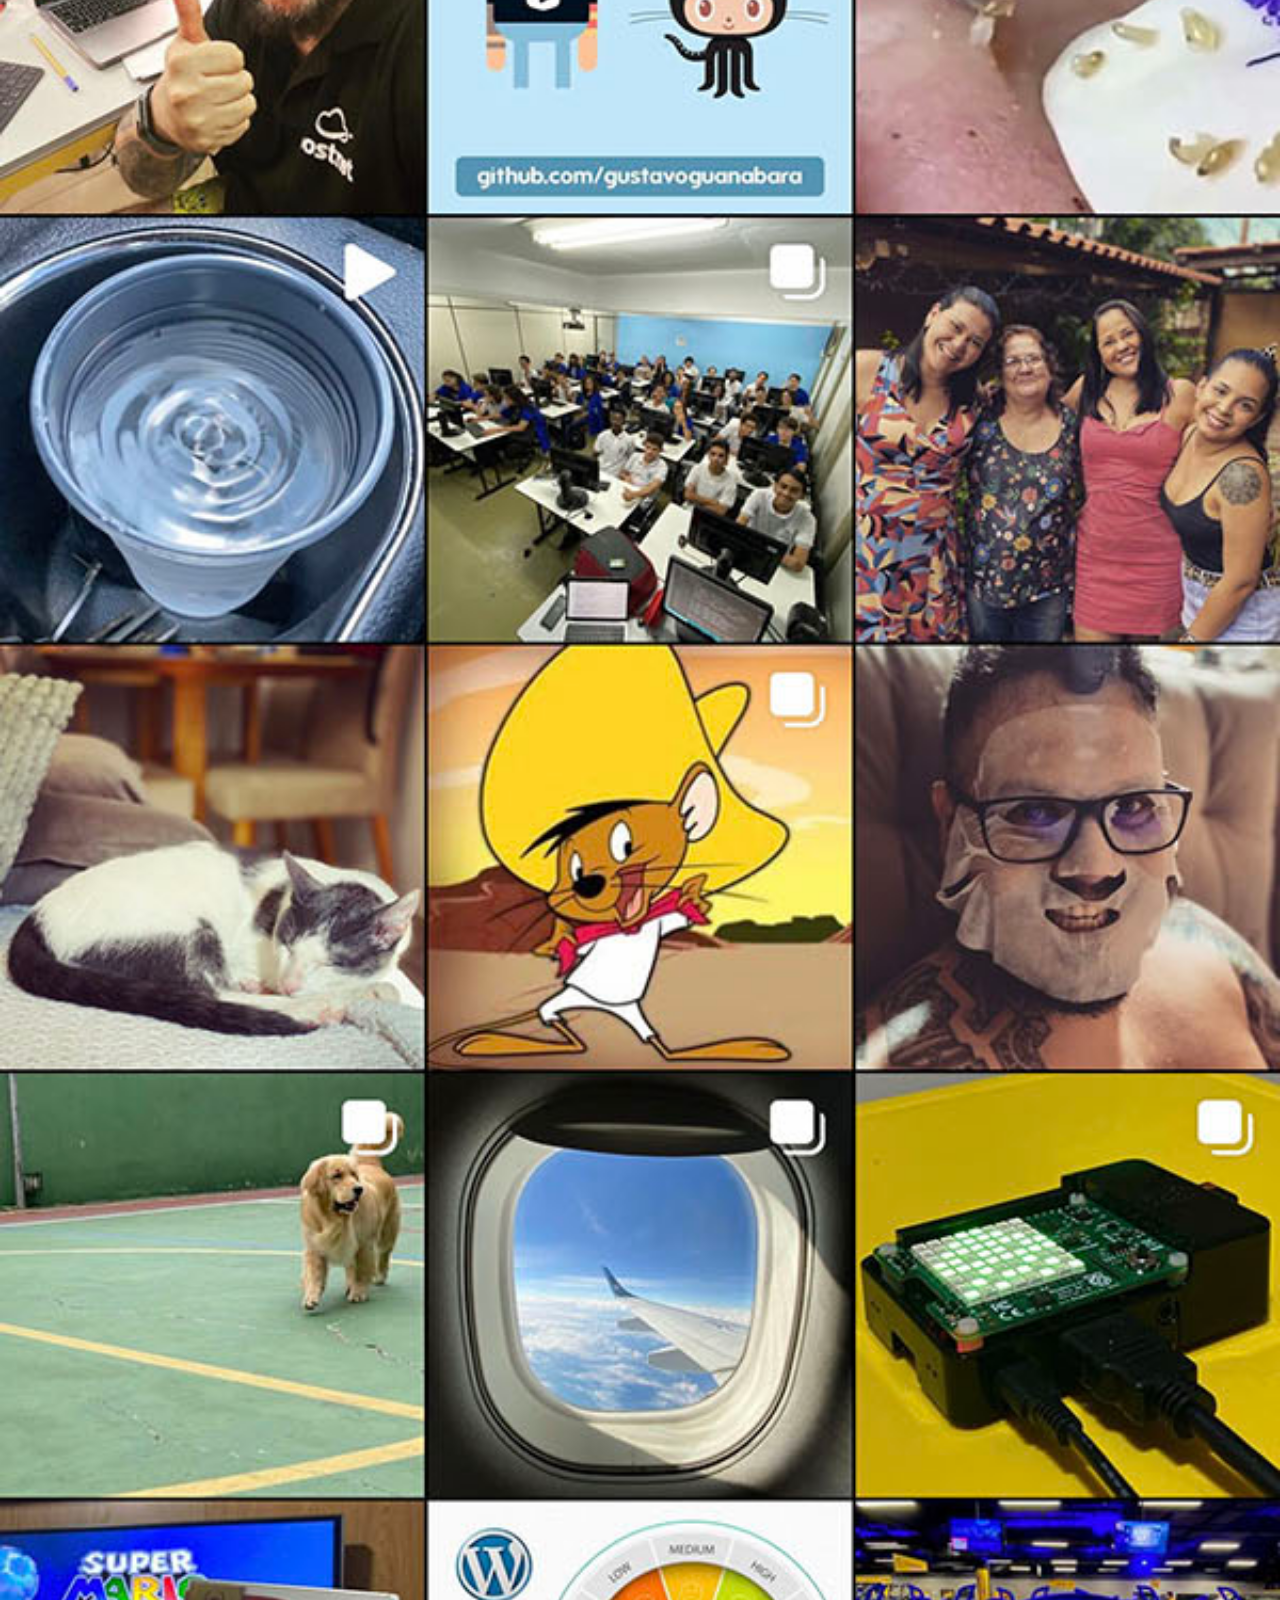
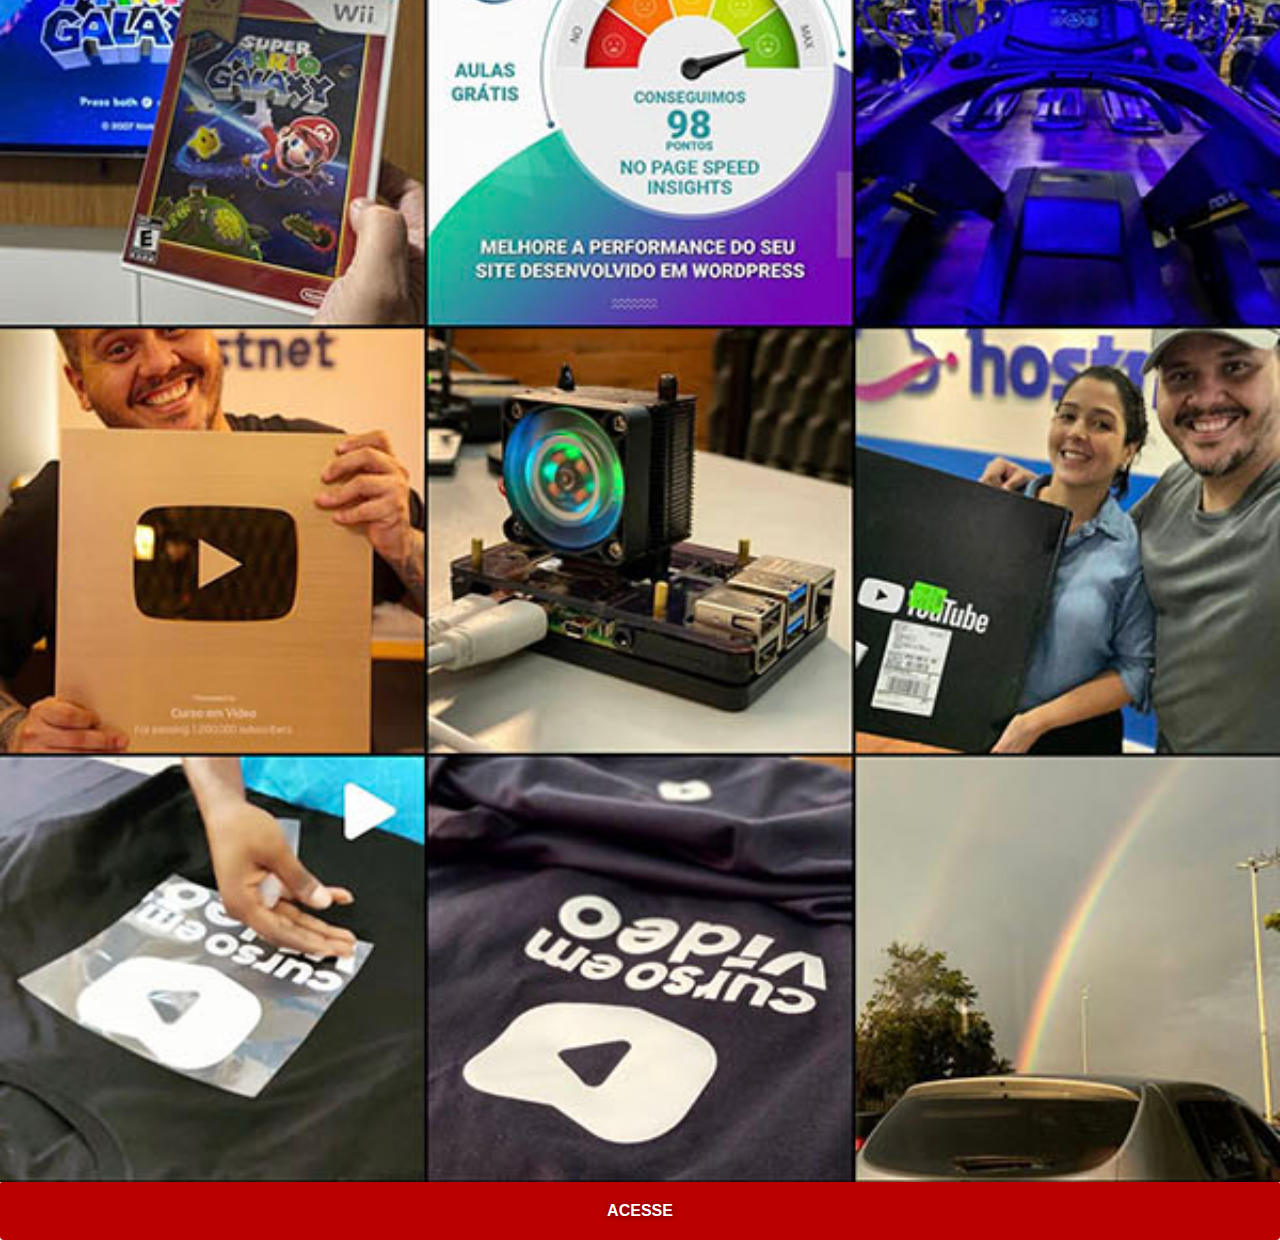
<file: instagram.html>
<!DOCTYPE html>
<html lang="pt-br">
<head>
    <meta charset="UTF-8">
    <meta name="viewport" content="width=device-width, initial-scale=1.0">
    <title>Document</title>
    <link rel="stylesheet" href="social.css">
</head>
<body>
    <img src="imagens/tela-instagram.jpg" alt="">
    <a href="https://www.youtube.com/user/cursoemvideo/playlists" target="_blank">ACESSE</a>
</body>
</html>
</file>
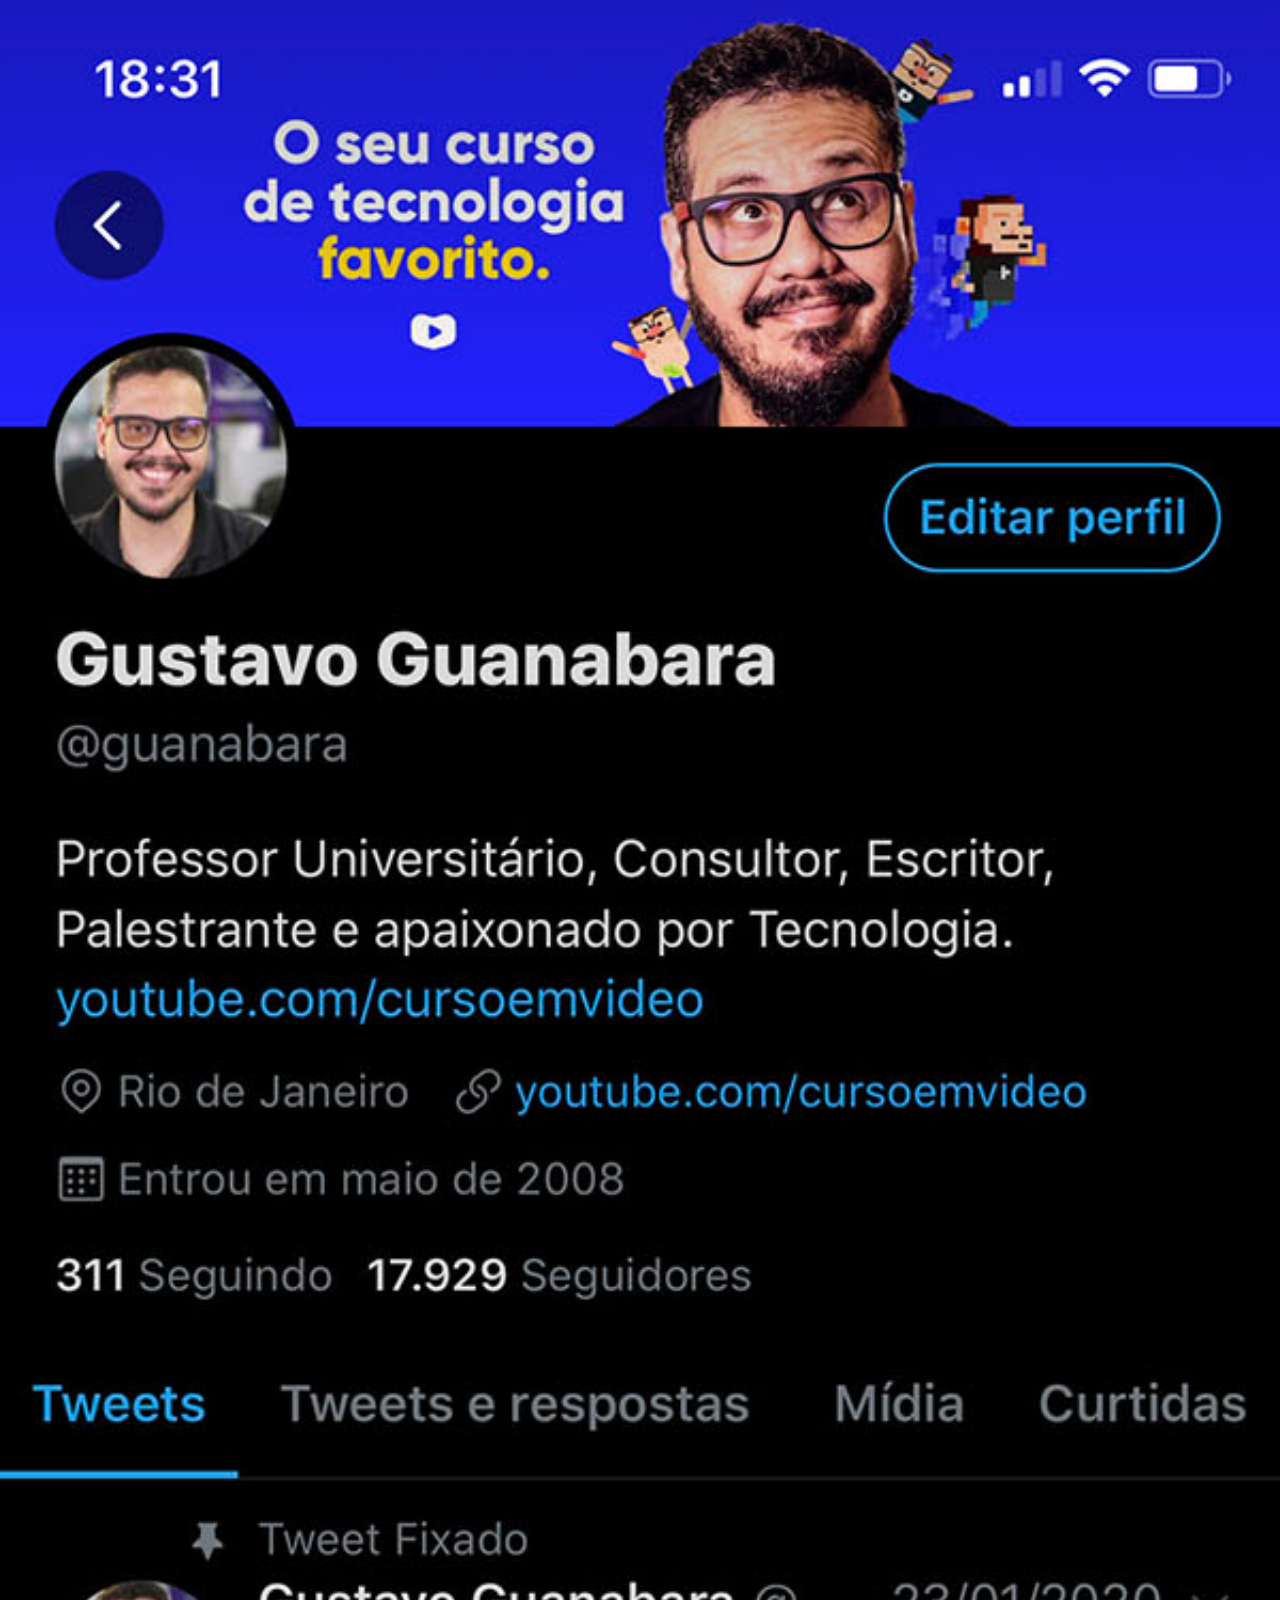
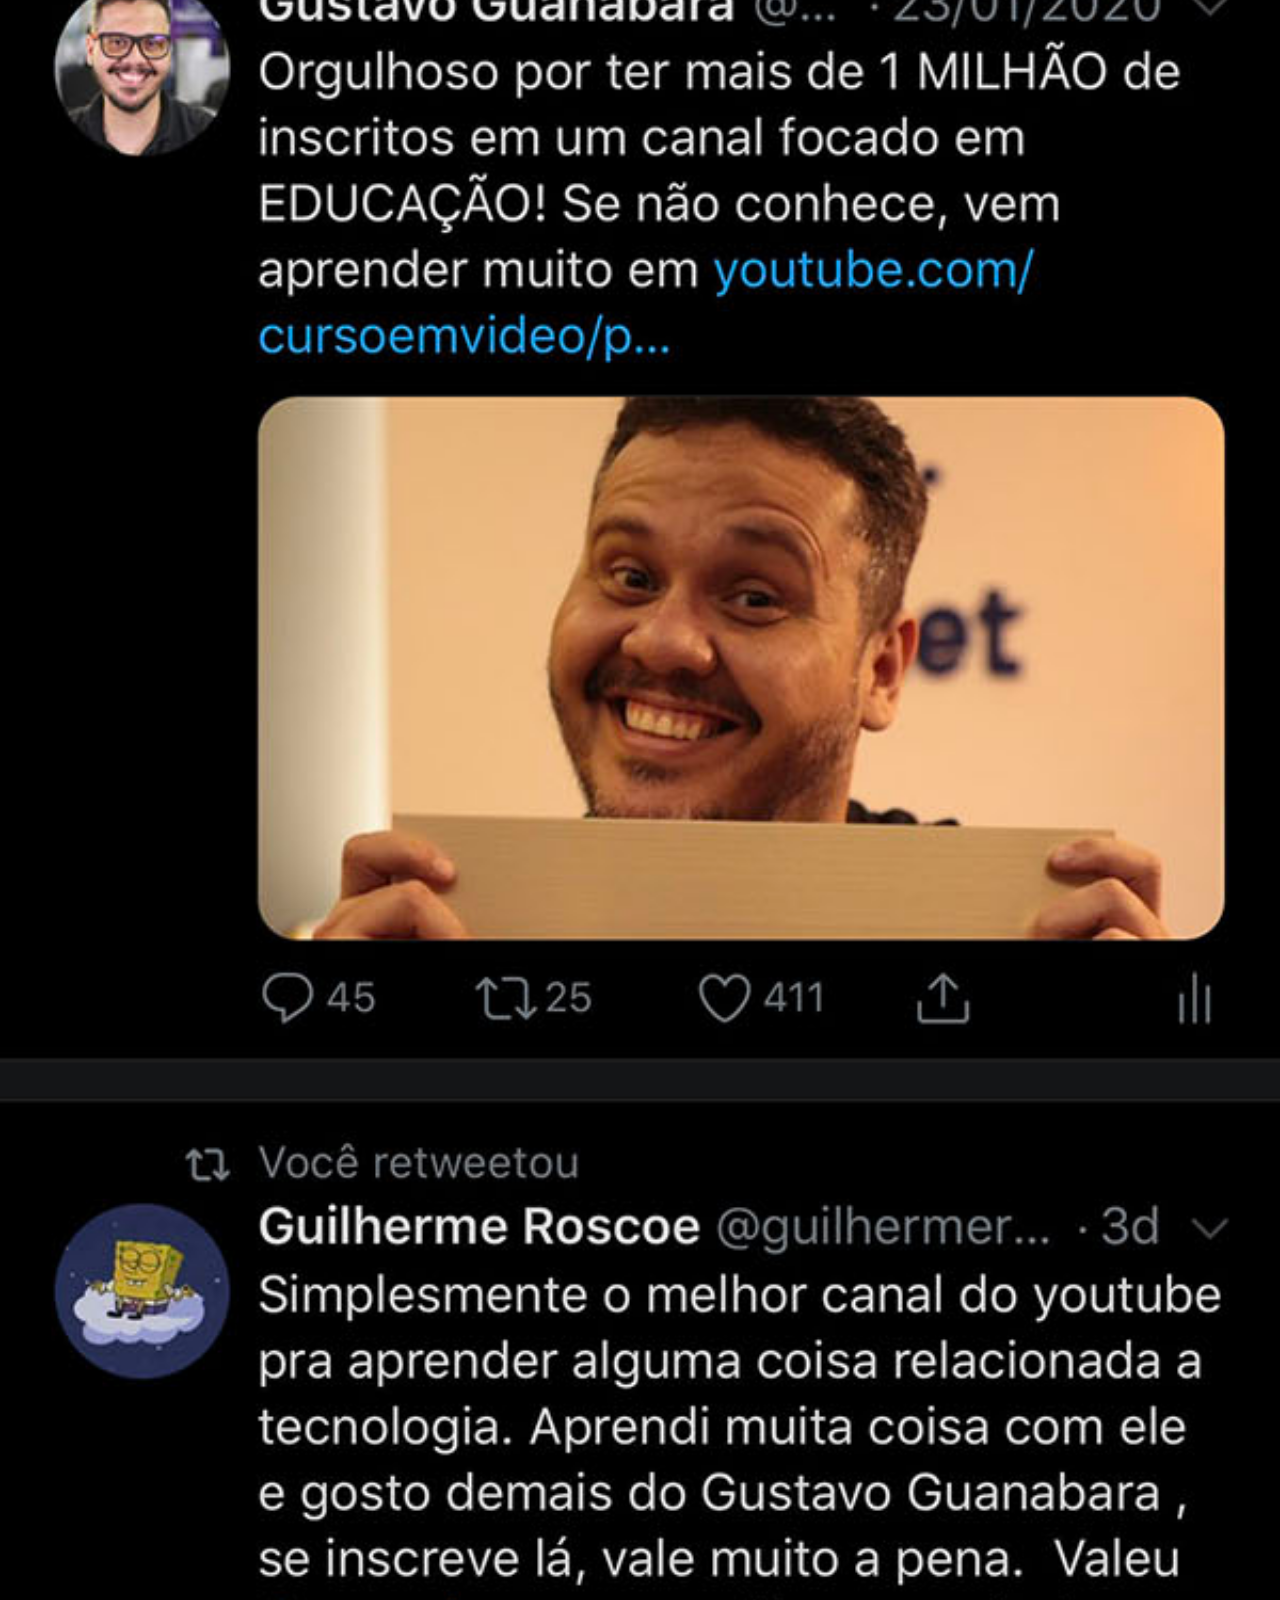
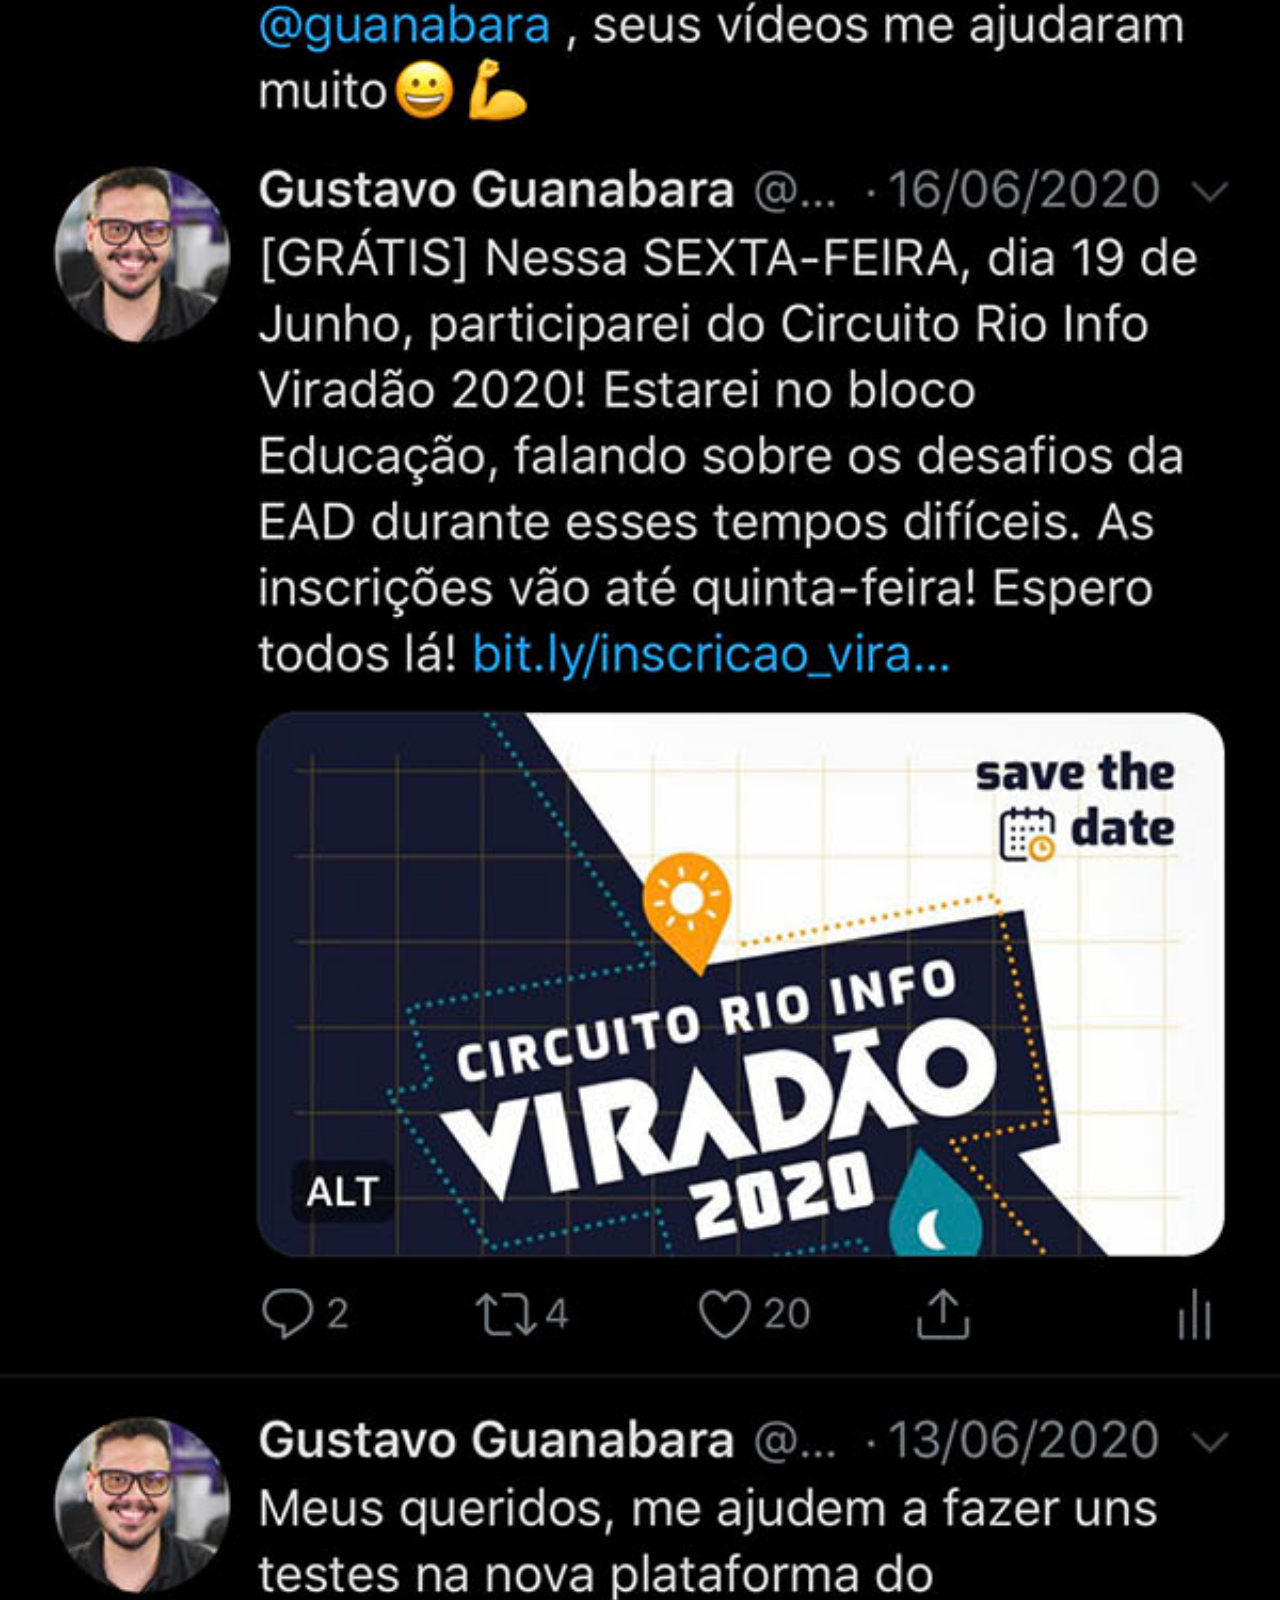
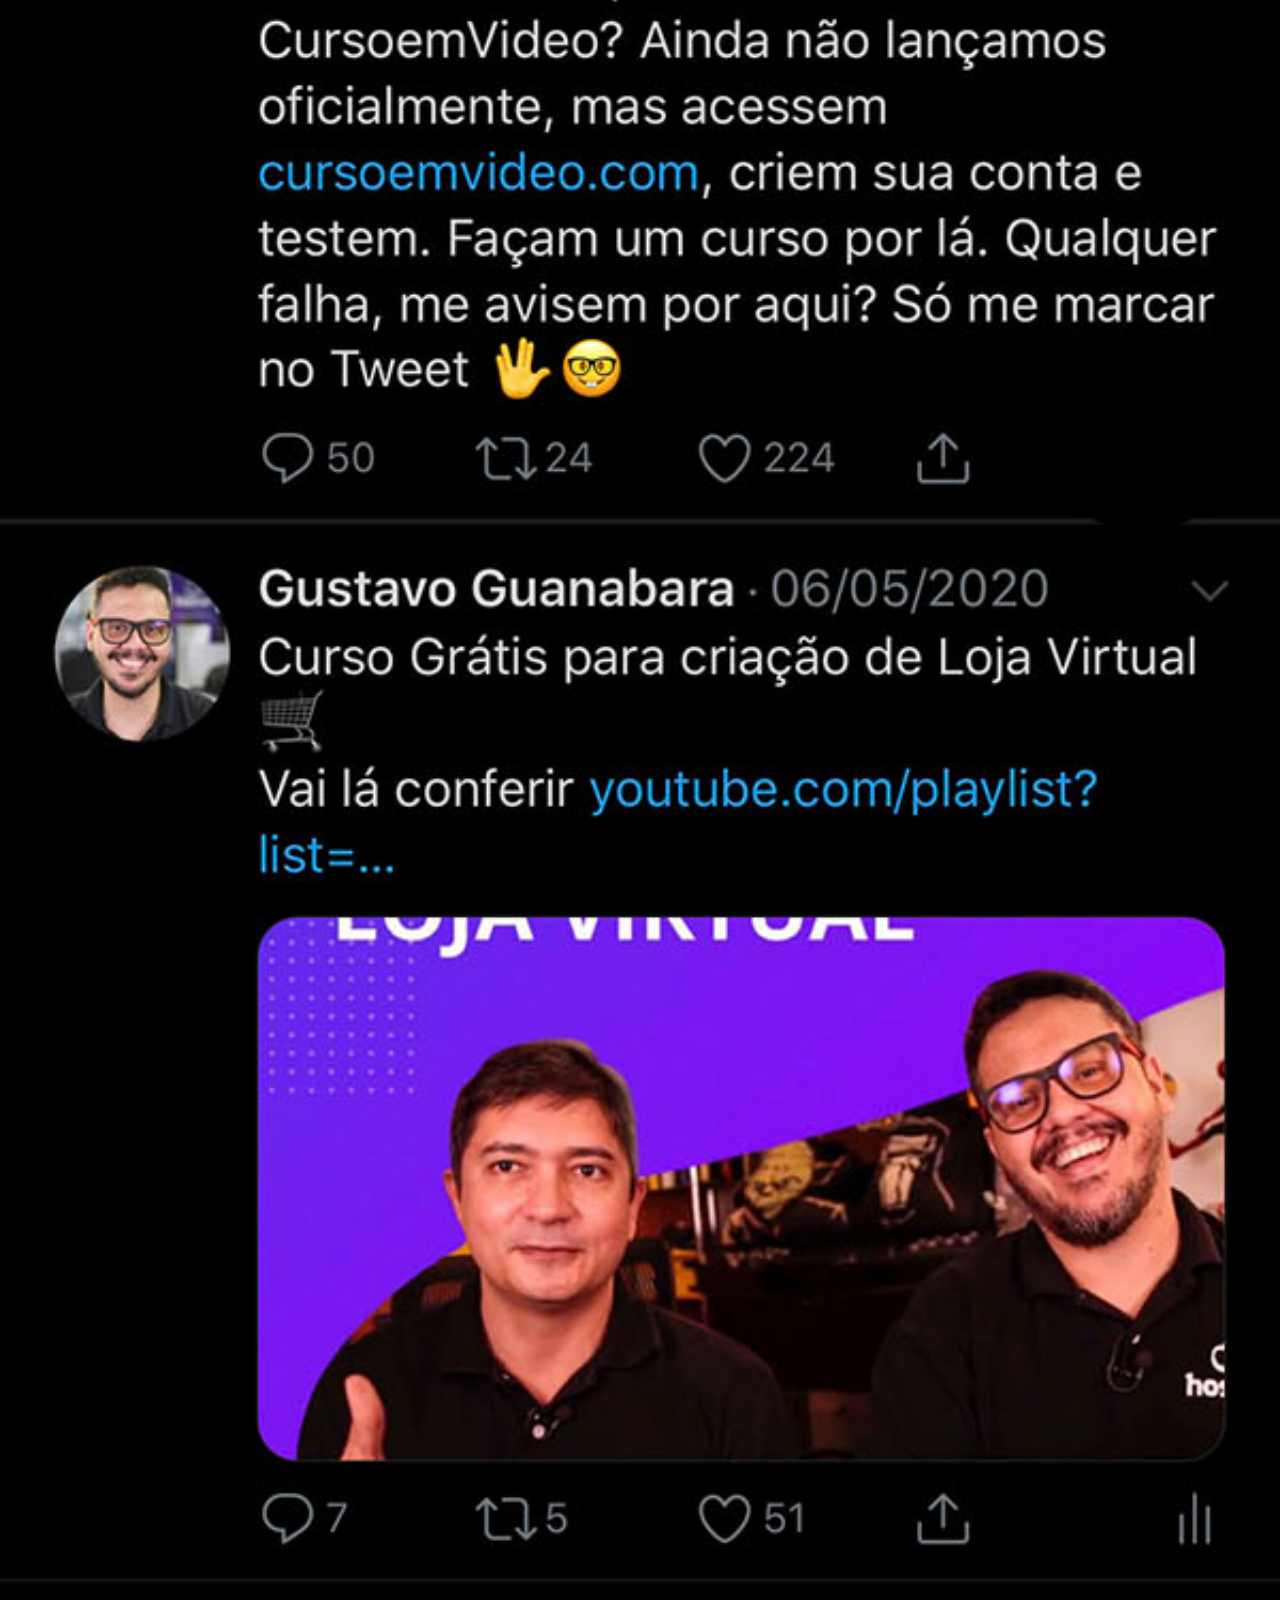
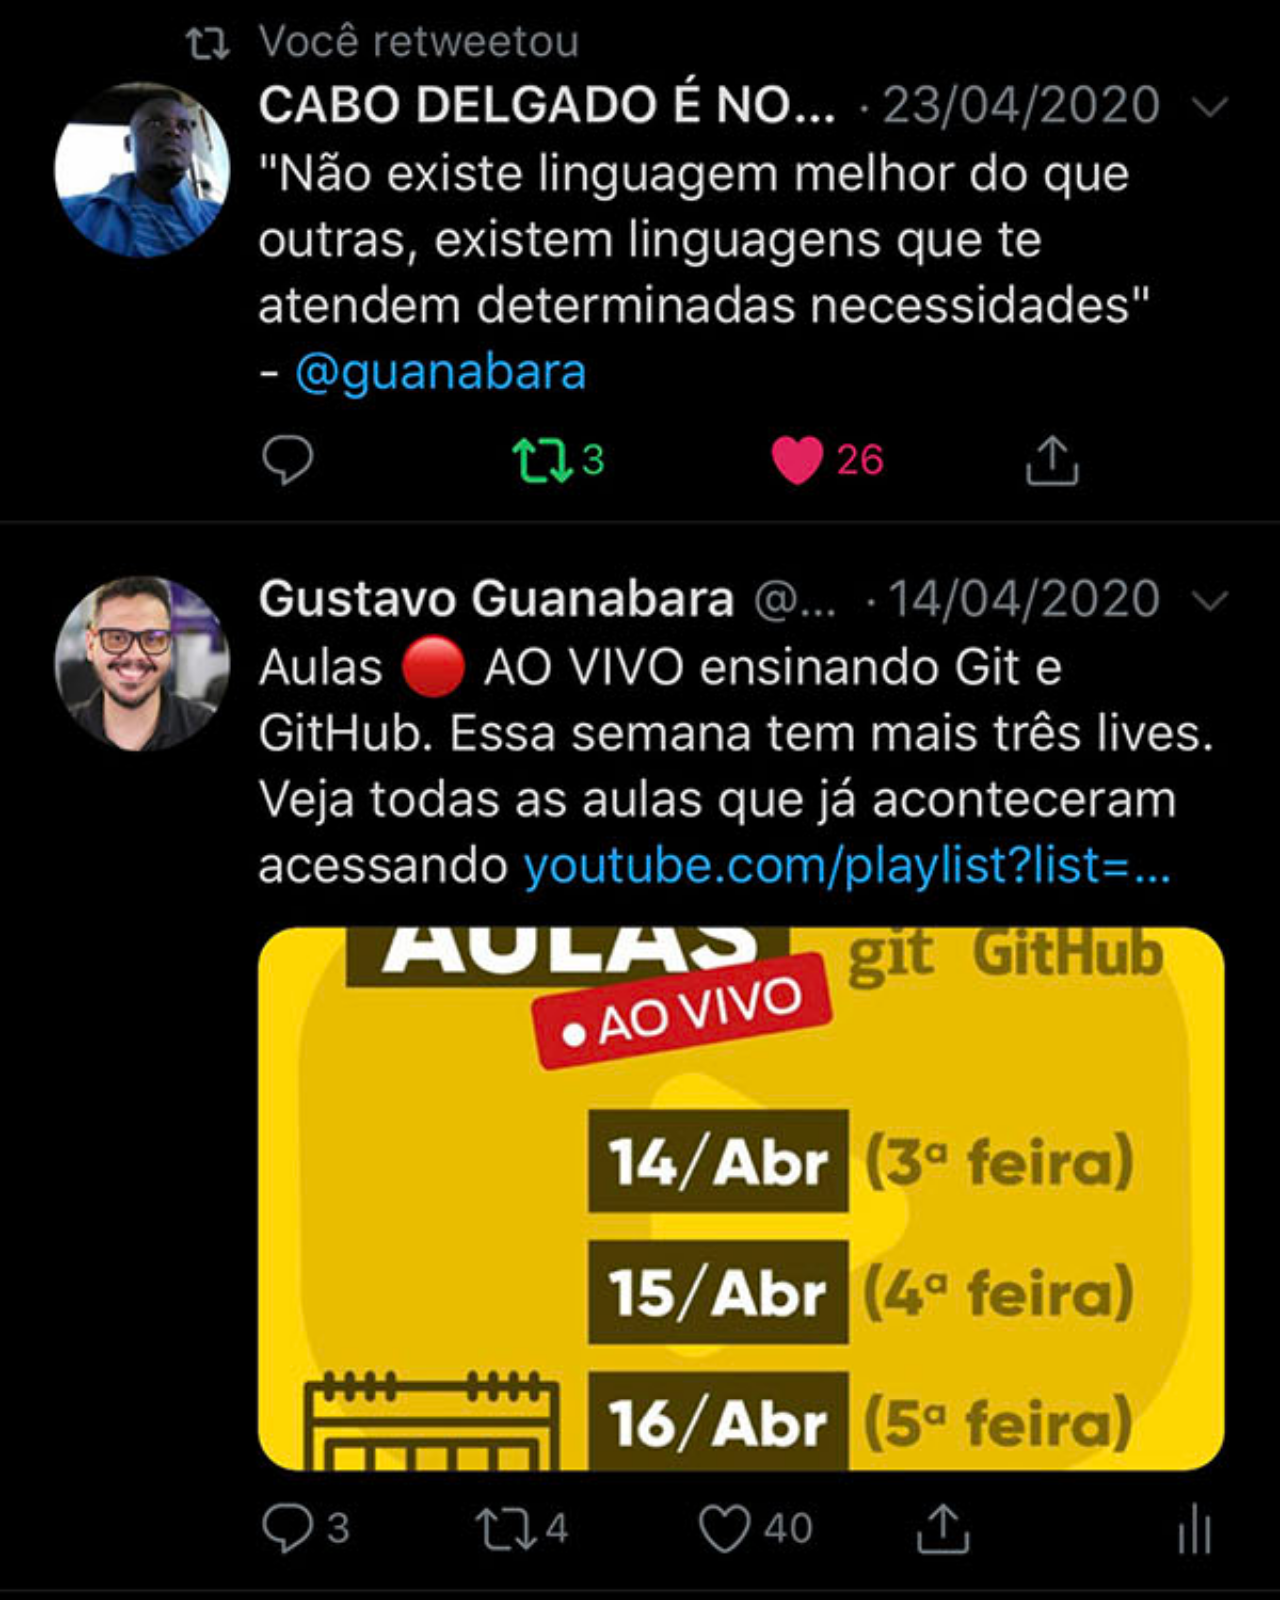
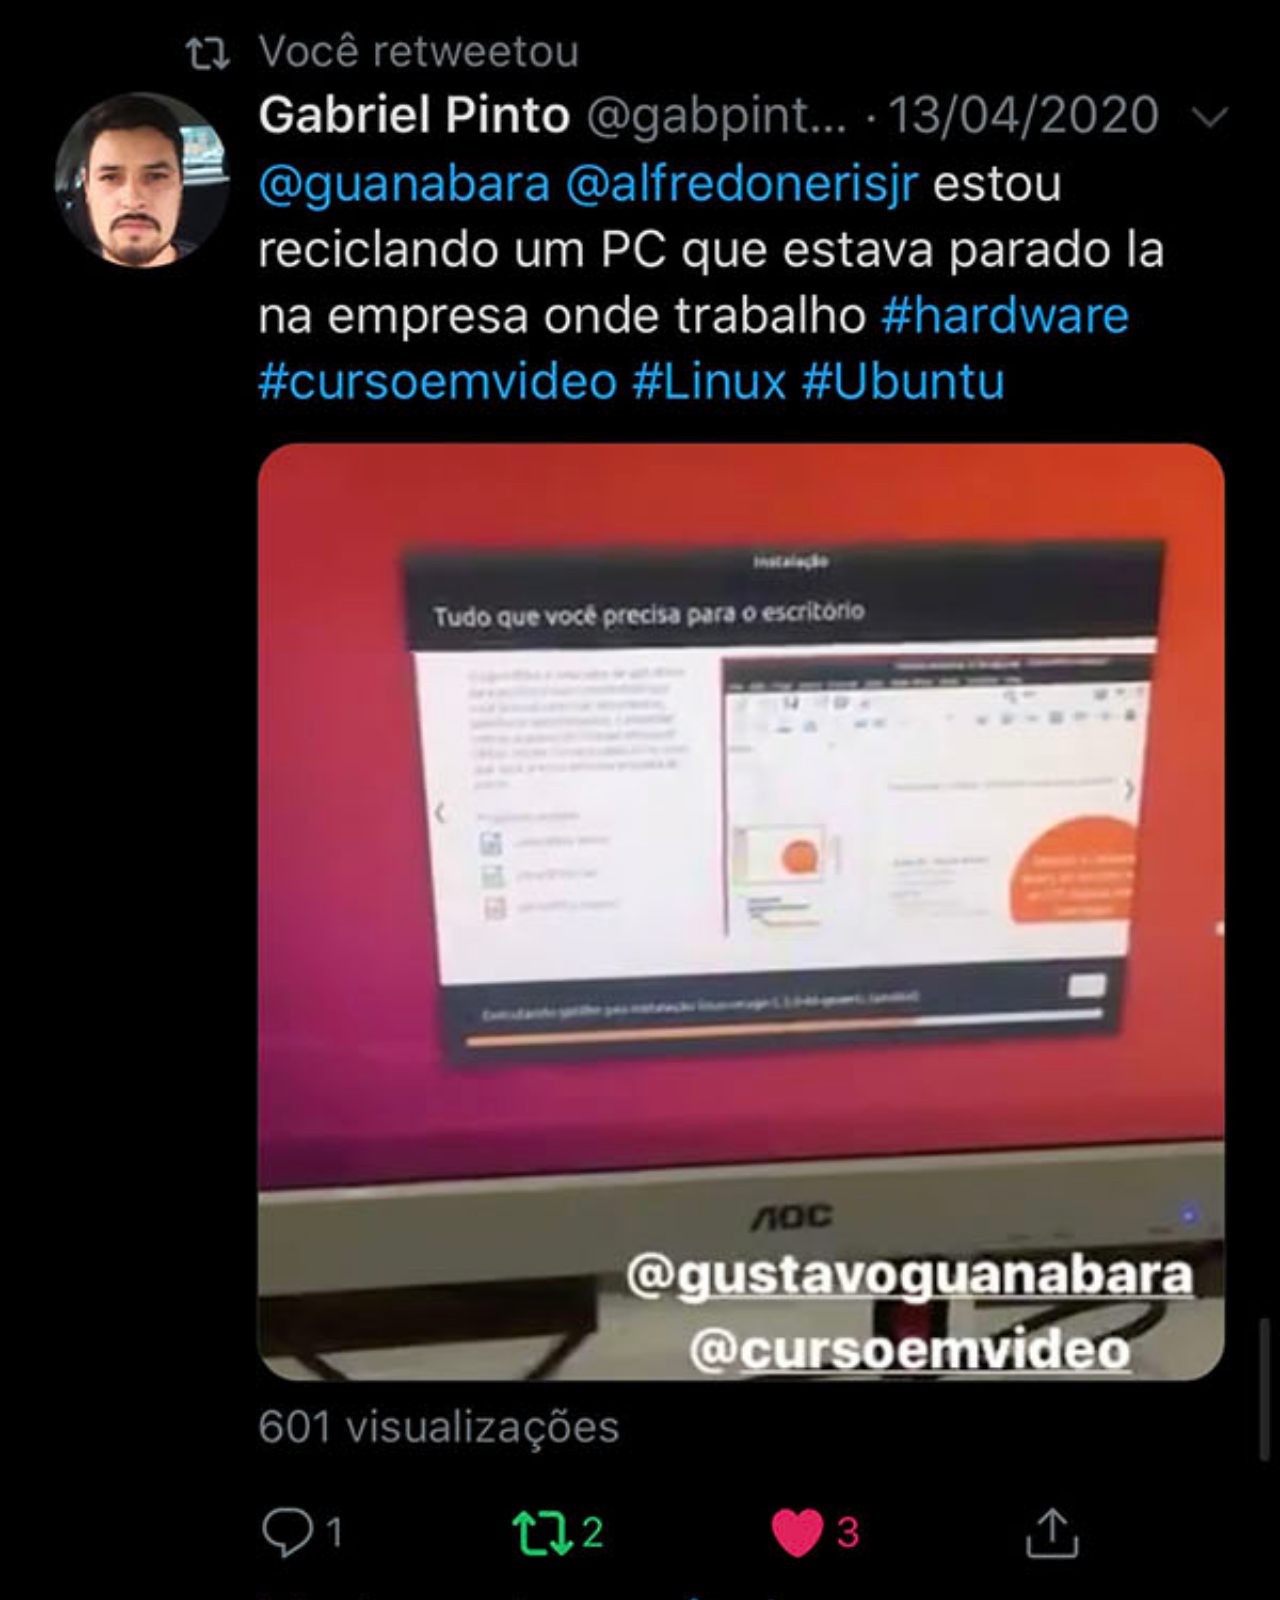
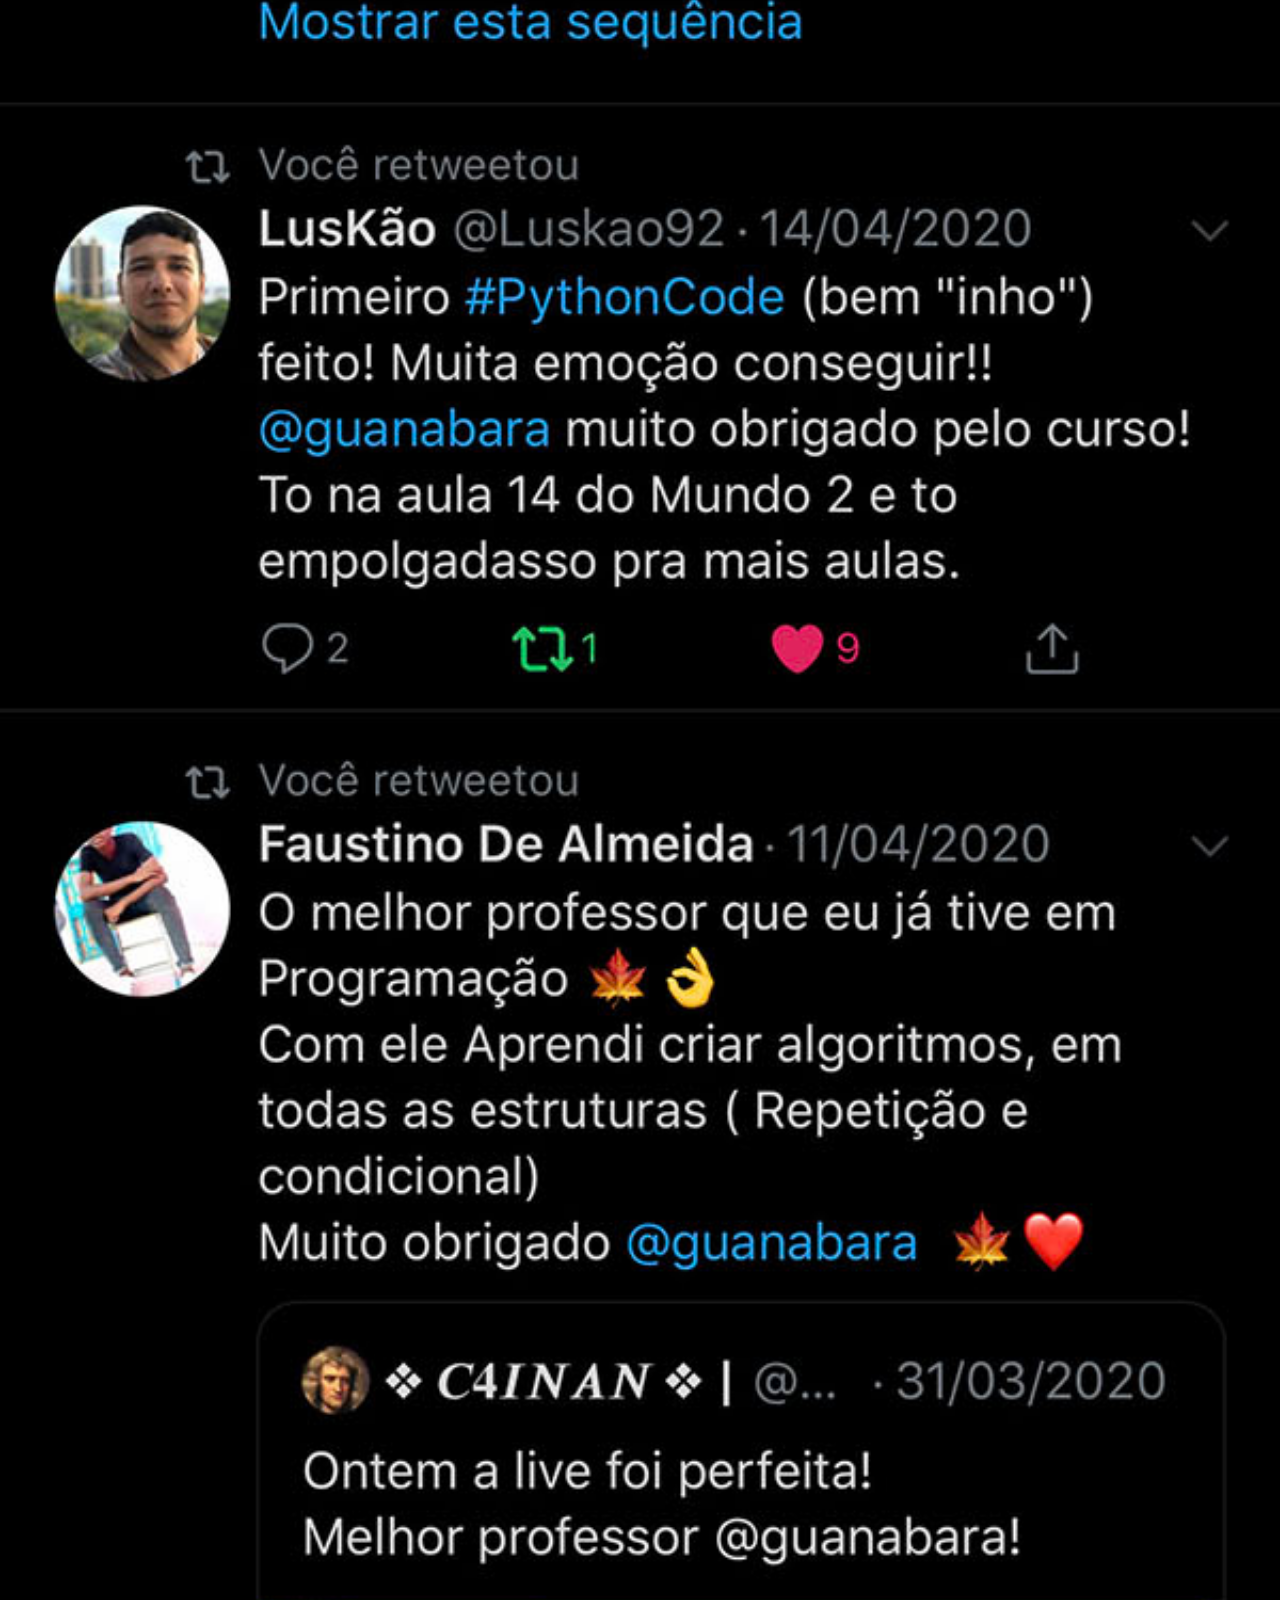
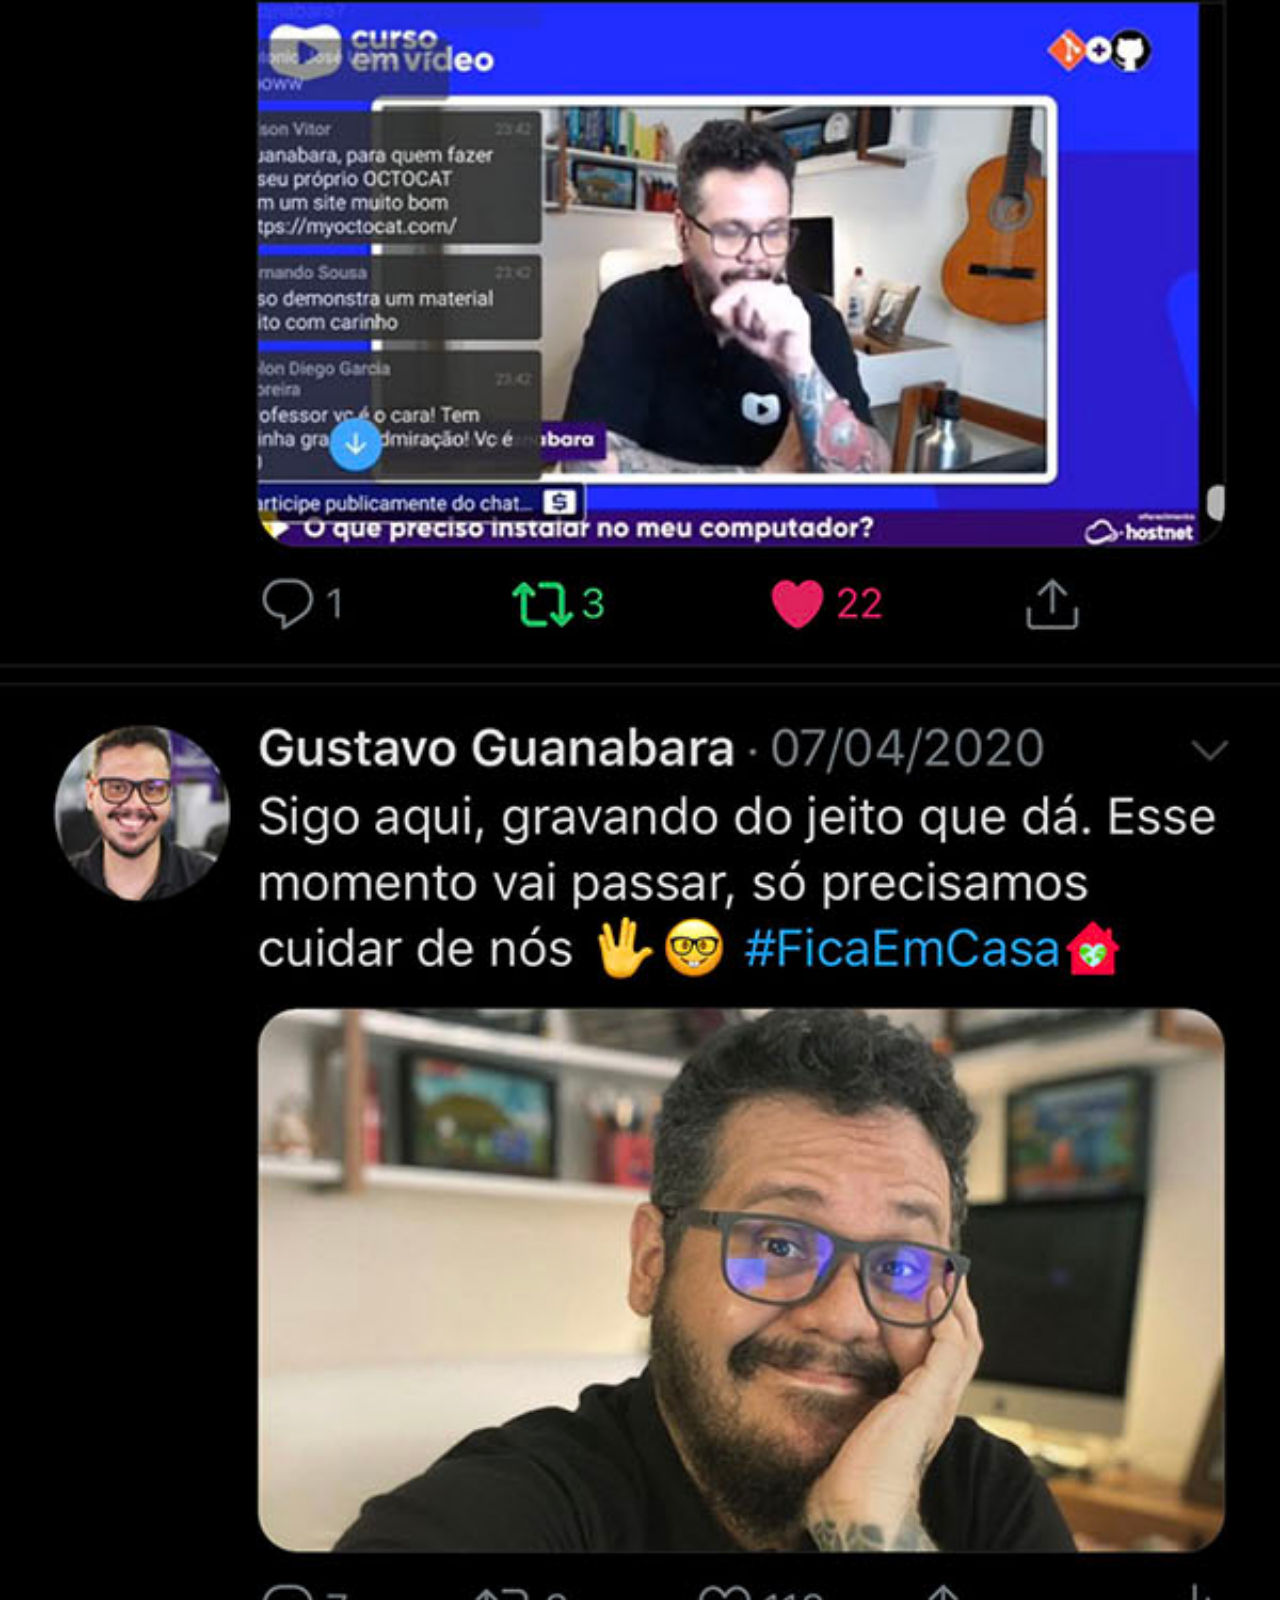
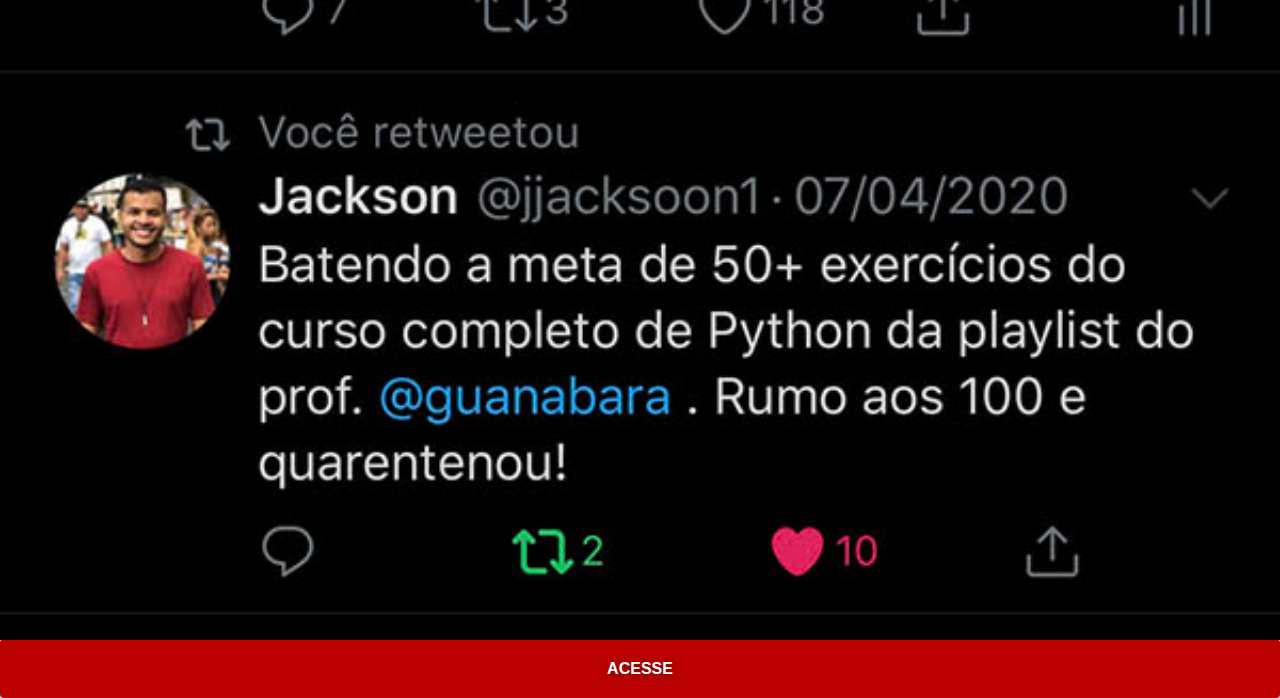
<file: twitter.html>
<!DOCTYPE html>
<html lang="pt-br">
<head>
    <meta charset="UTF-8">
    <meta name="viewport" content="width=device-width, initial-scale=1.0">
    <title>Document</title>
    <link rel="stylesheet" href="social.css">
</head>
<body>
    <img src="imagens/tela-twitter.jpg" alt="">
    <a href="https://www.youtube.com/user/cursoemvideo/playlists" target="_blank">ACESSE</a>
</body>
</html>
</file>
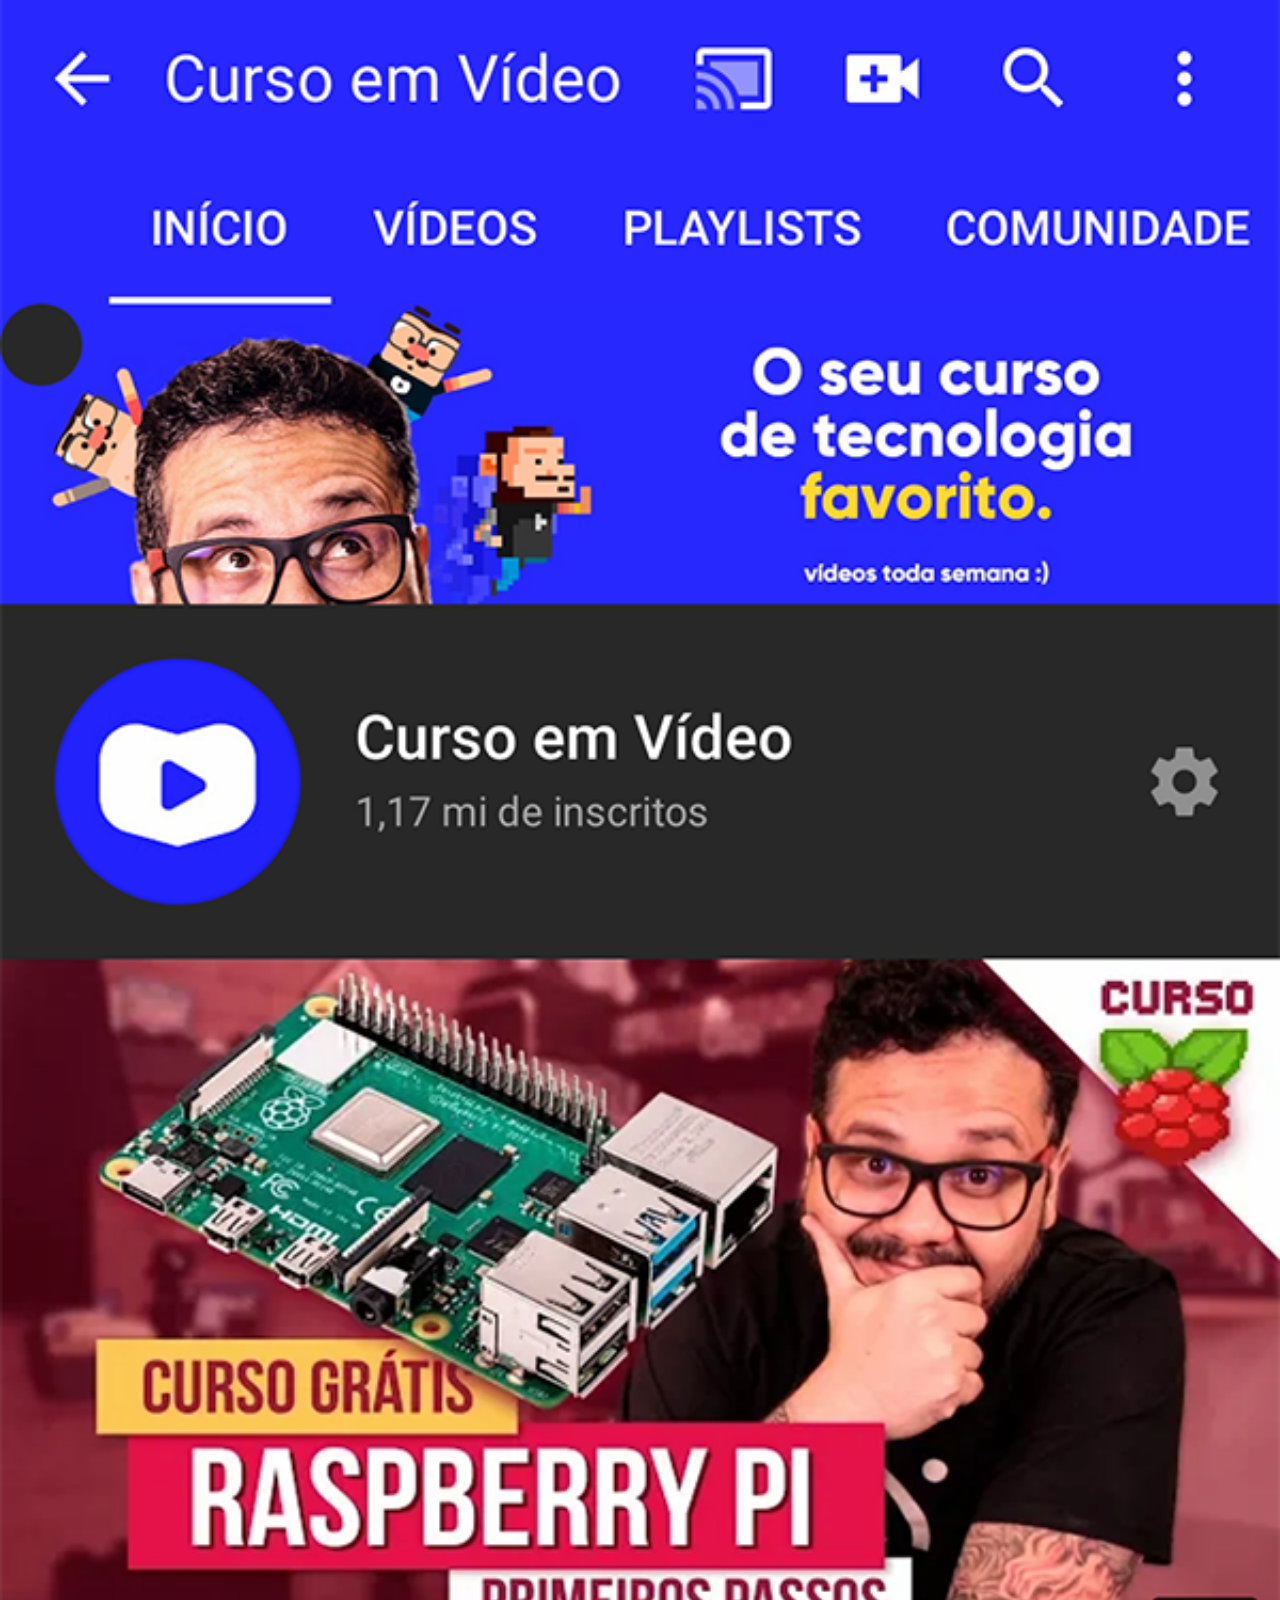
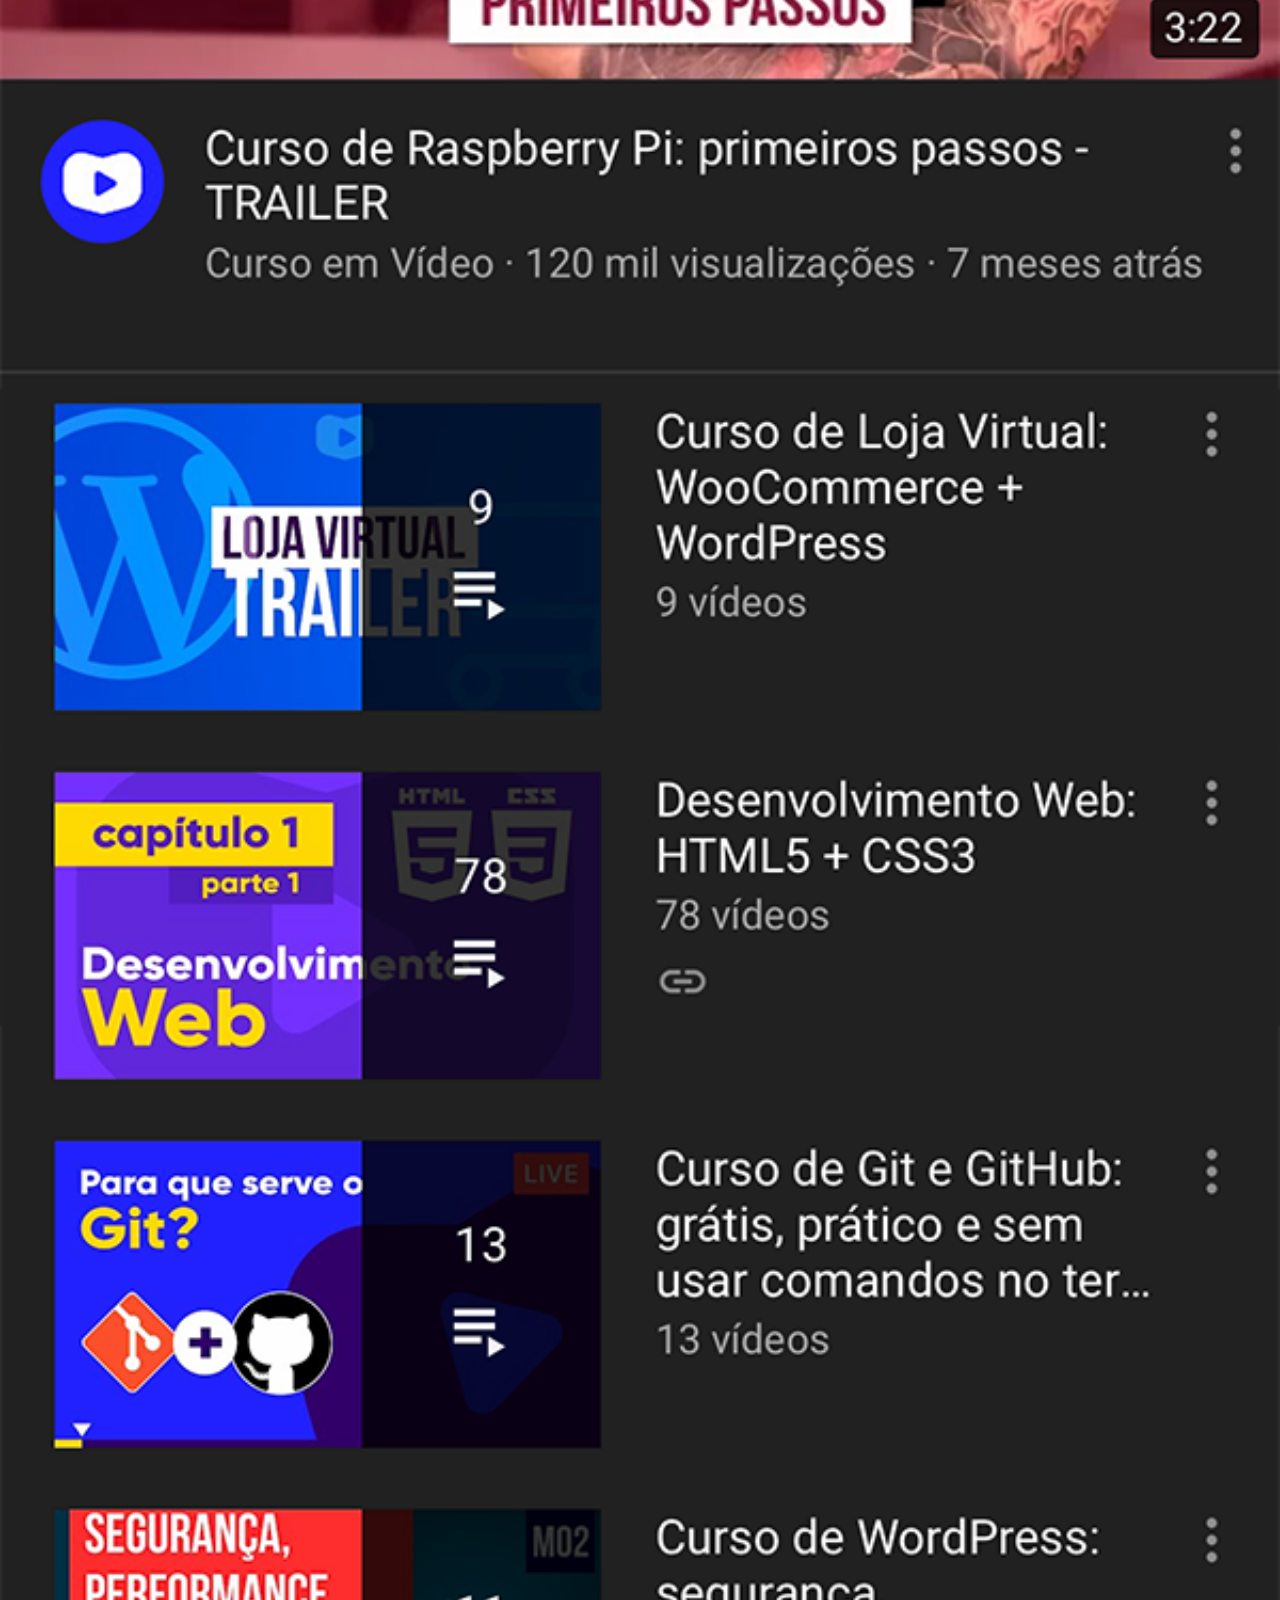
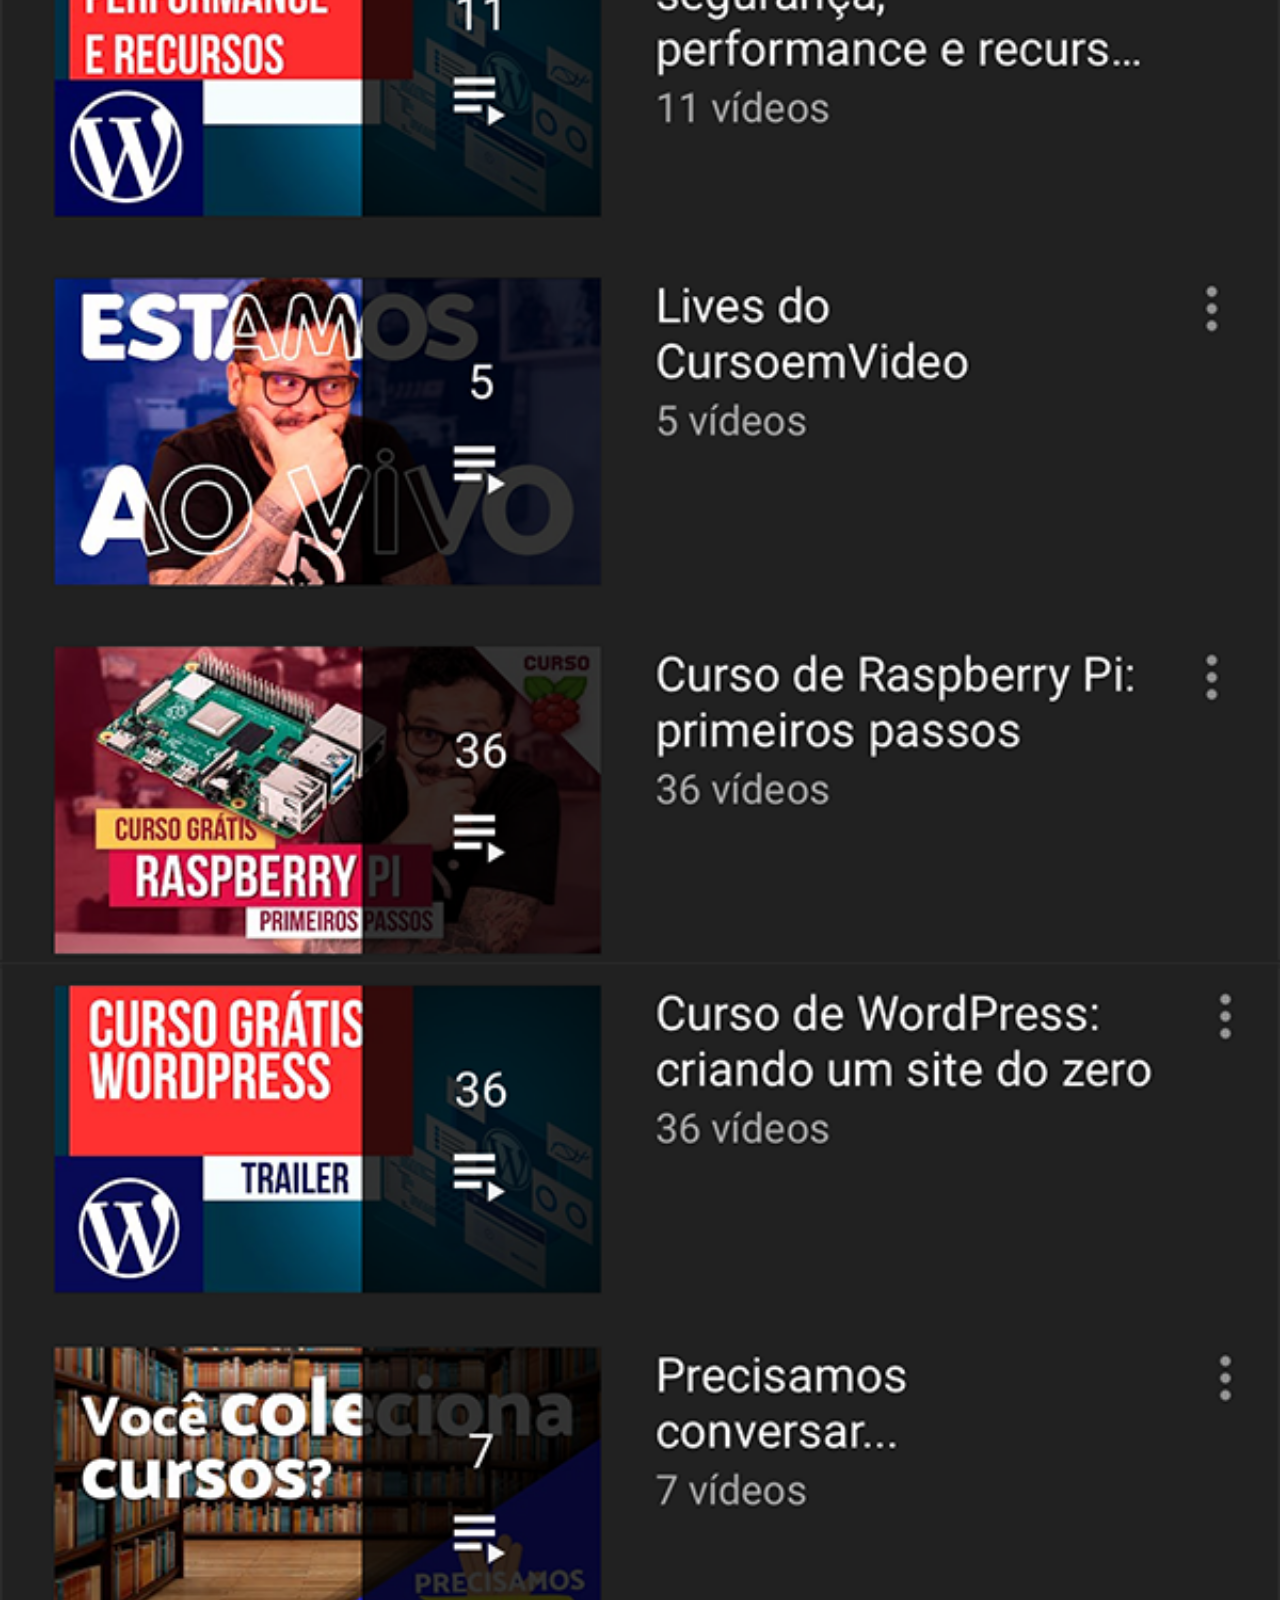
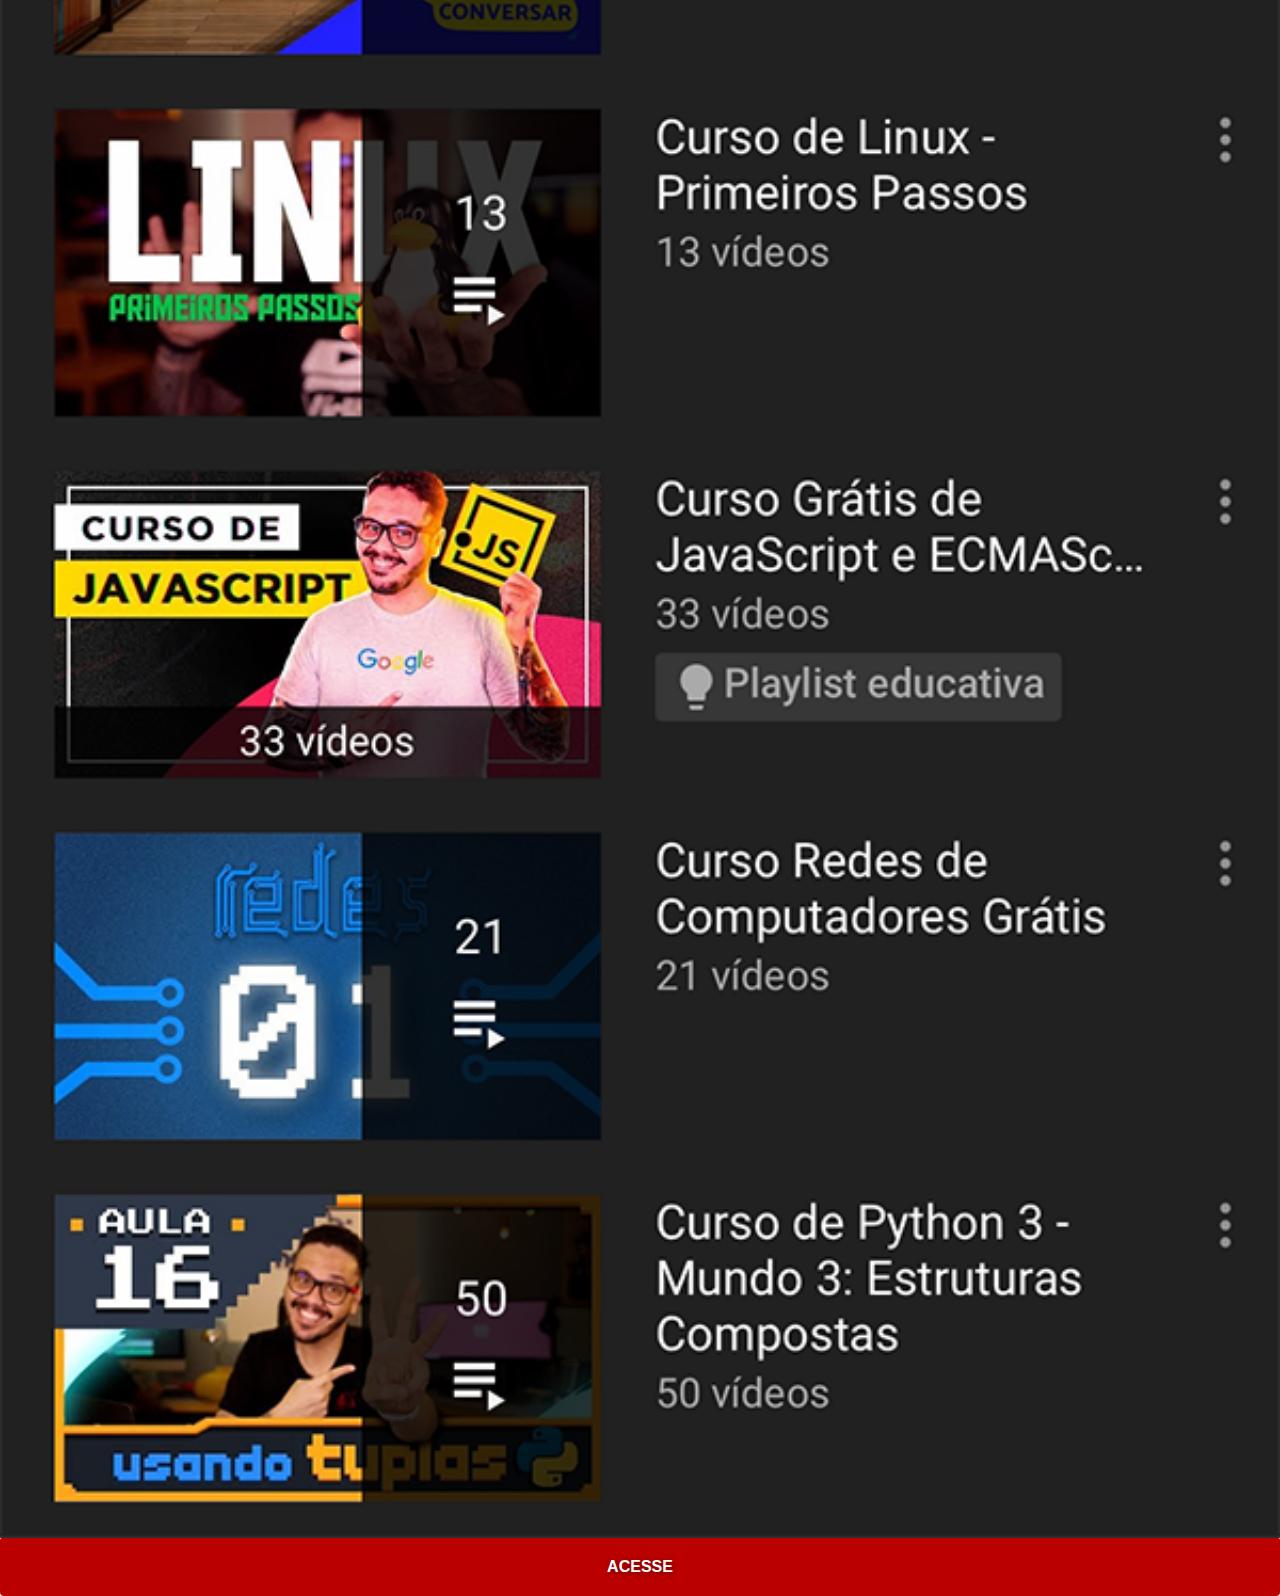
<file: youtube.html>
<!DOCTYPE html>
<html lang="pt-br">
<head>
    <meta charset="UTF-8">
    <meta name="viewport" content="width=device-width, initial-scale=1.0">
    <title>Document</title>
    <link rel="stylesheet" href="social.css">
</head>
<body>
    <img src="imagens/tela-youtube.png" alt="">
    <a href="https://www.youtube.com/user/cursoemvideo/playlists" target="_blank">ACESSE</a>
</body>
</html>
</file>
<file: social.css>
@charset "UTF-8";

* {
    padding: 0px;
    margin: 0px;
    font-family: 'Segoe UI', Tahoma, Geneva, Verdana, sans-serif;
}

::-webkit-scrollbar {
    width: 0px;
    height: 0px;
}

img {
    width: 100vw;
}

a {
    background-color: rgb(187, 0, 0);
    display: block;
    padding: 20px;
    margin-top: -4px;
    text-decoration: none;
    color: white;
    text-align: center;
    font-weight: bold;
    text-shadow: 1px 1px 6px rgba(0, 0, 0, 0.466);
    border-radius: 2px 2px 4px 4px;
}

a:hover {
    background-color: red;
    transition: 0.5s;
}
</file>
<file: style.css>
@charset "UTF-8";

/* Resetando as regras globais do css */
* {
    padding: 0px;
    margin: 0px;
    font-family: 'Segoe UI', Tahoma, Geneva, Verdana, sans-serif;
}

/* Colocando e arrumando a imagem de fundo (sempre colocar background-size: cover, attachment:fixed, width:100vw height:100vh */

html, body {
    background: url(imagens/fundo-madeira.jpg) no-repeat top center;
    background-size: cover;
    background-attachment: fixed;
    width: 100vw;
    height: 100vh;
}

main {
    height: 100vh;
    position: relative;
}

/* position absolute e relative para centralizar a div + transform para colocar no centro (-50%, -50%) */
section#telefone{
    position: absolute;
    top: 50%;
    left: 50%;
    transform: translate(-50%,-50%);
    background-image: url(imagens/frame-iphone.png);
    background-repeat: no-repeat;
    width: 311px;
    height: 627px;
}

section#botoes {
    text-align: end;
}

section#botoes img{
    width: 50px;
    margin: 8px;
    border-radius: 50%;
    box-shadow: 2px 2px 2px rgba(0, 0, 0, 0.856);
    box-sizing: border-box;
}

section#botoes a{
    background-size: cover;
    background-repeat: no-repeat;
}

#botoes img:hover {
    border: 2px solid rgba(255, 255, 255, 0.651);
    transform: translate(-3px, -3px);
    box-shadow: 4px 4px 8px rgba(0, 0, 0, 0.877);
    transition: transform 0.3s;
}

iframe#tela {
    position: relative;
    top:80px;
    left:22px;
    width: 268px;
    height: 472px;
}
</file>
